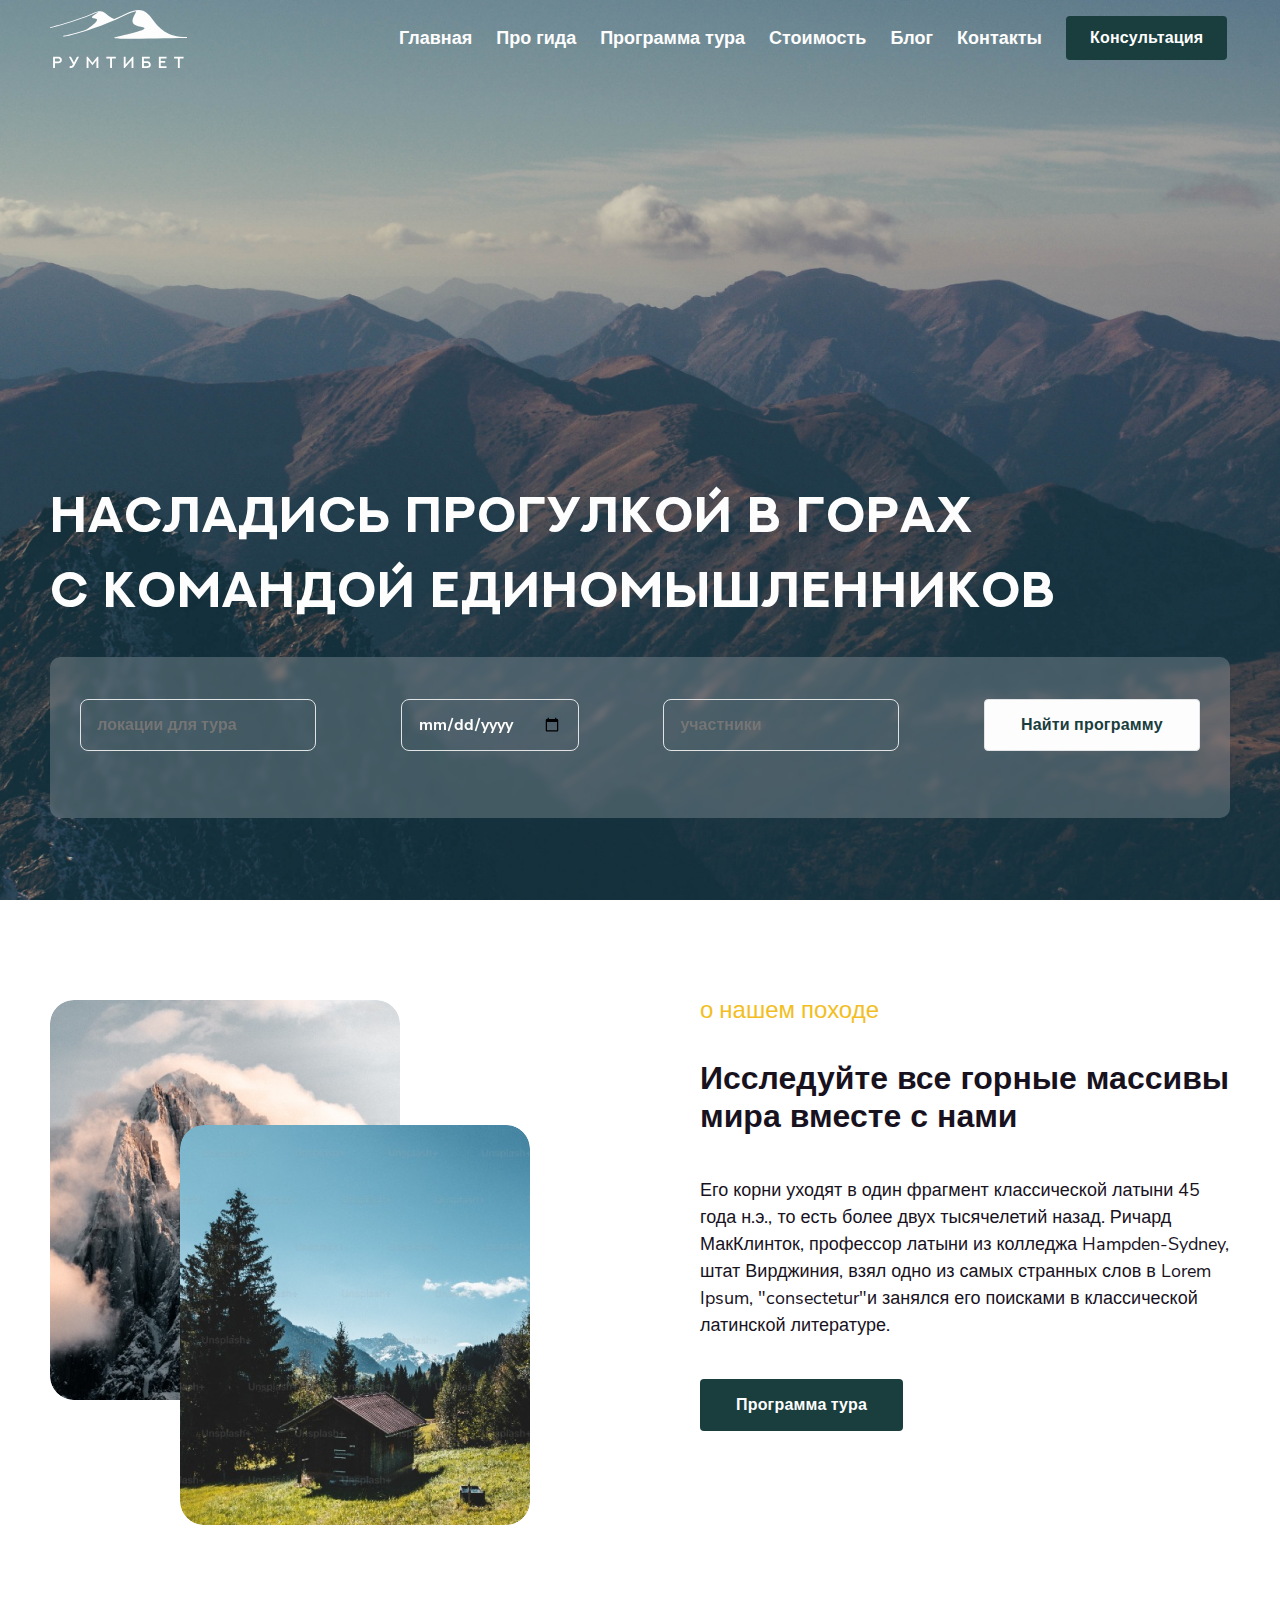
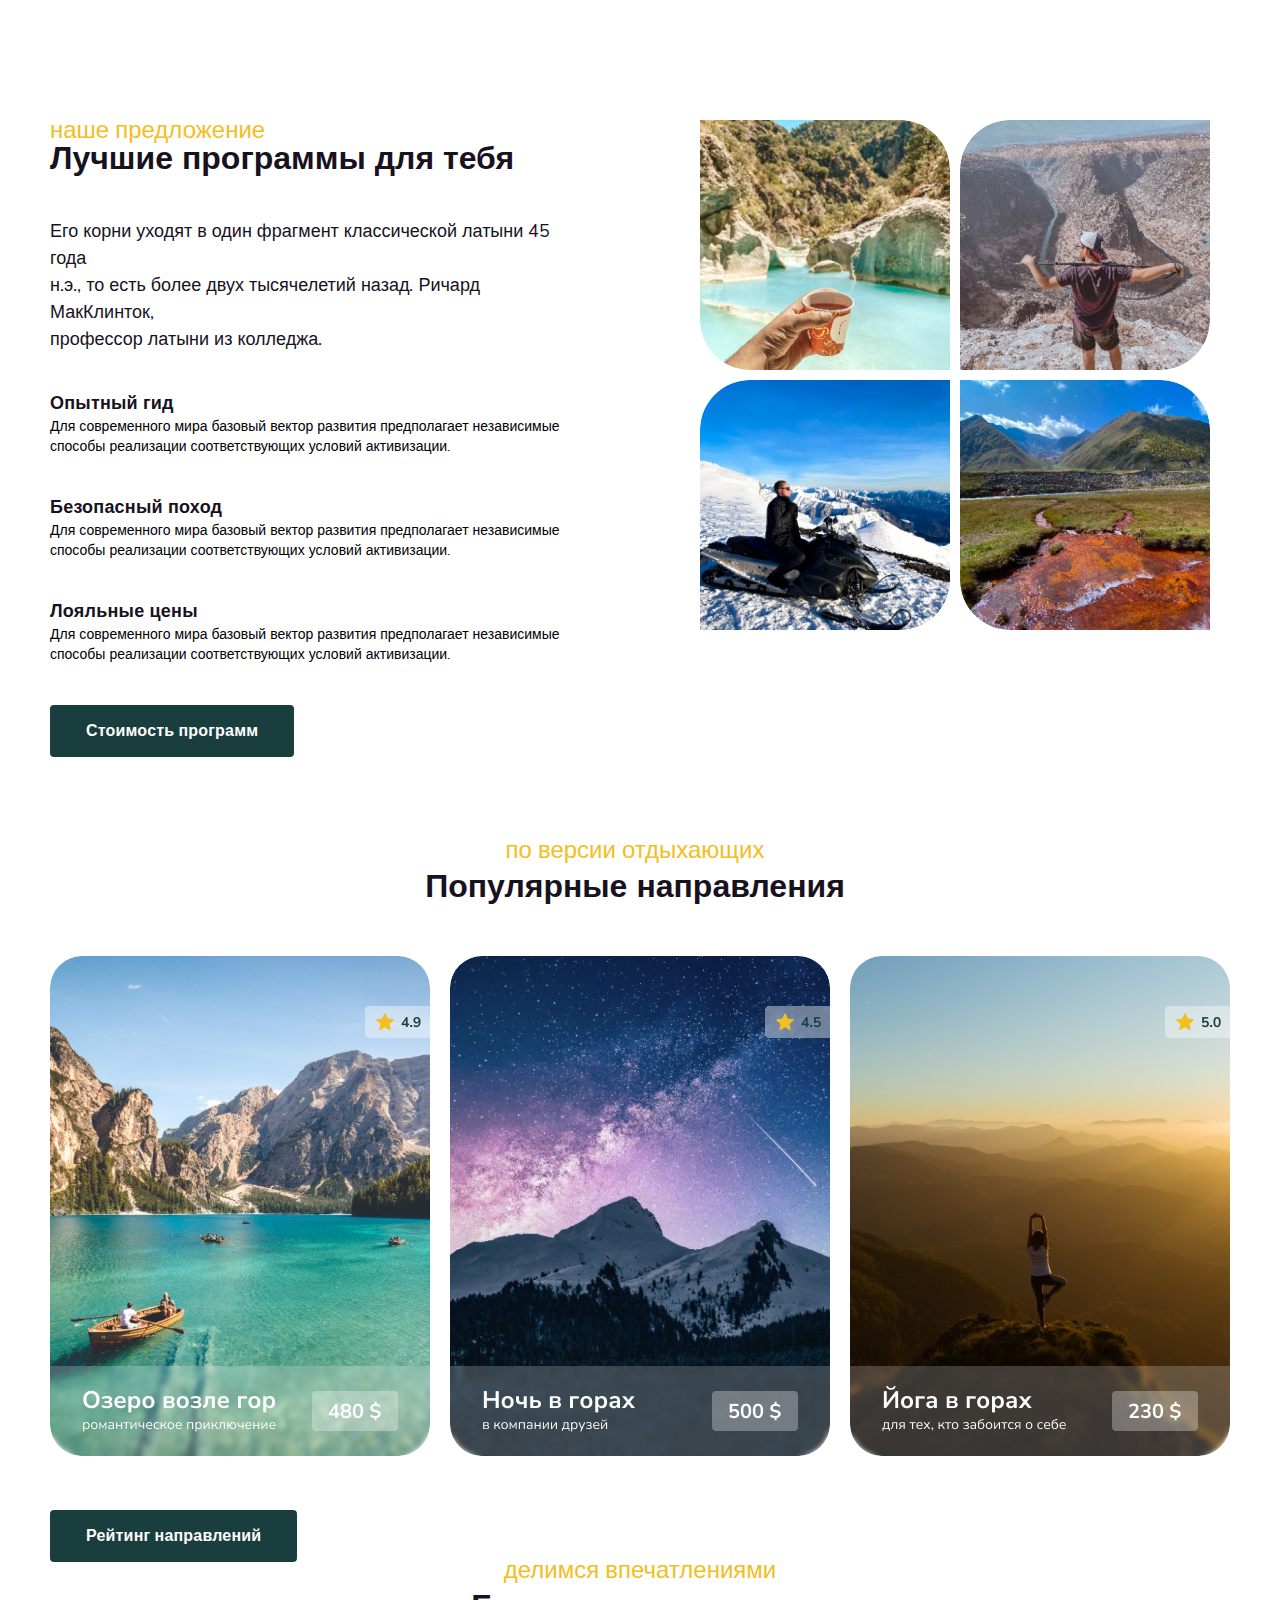
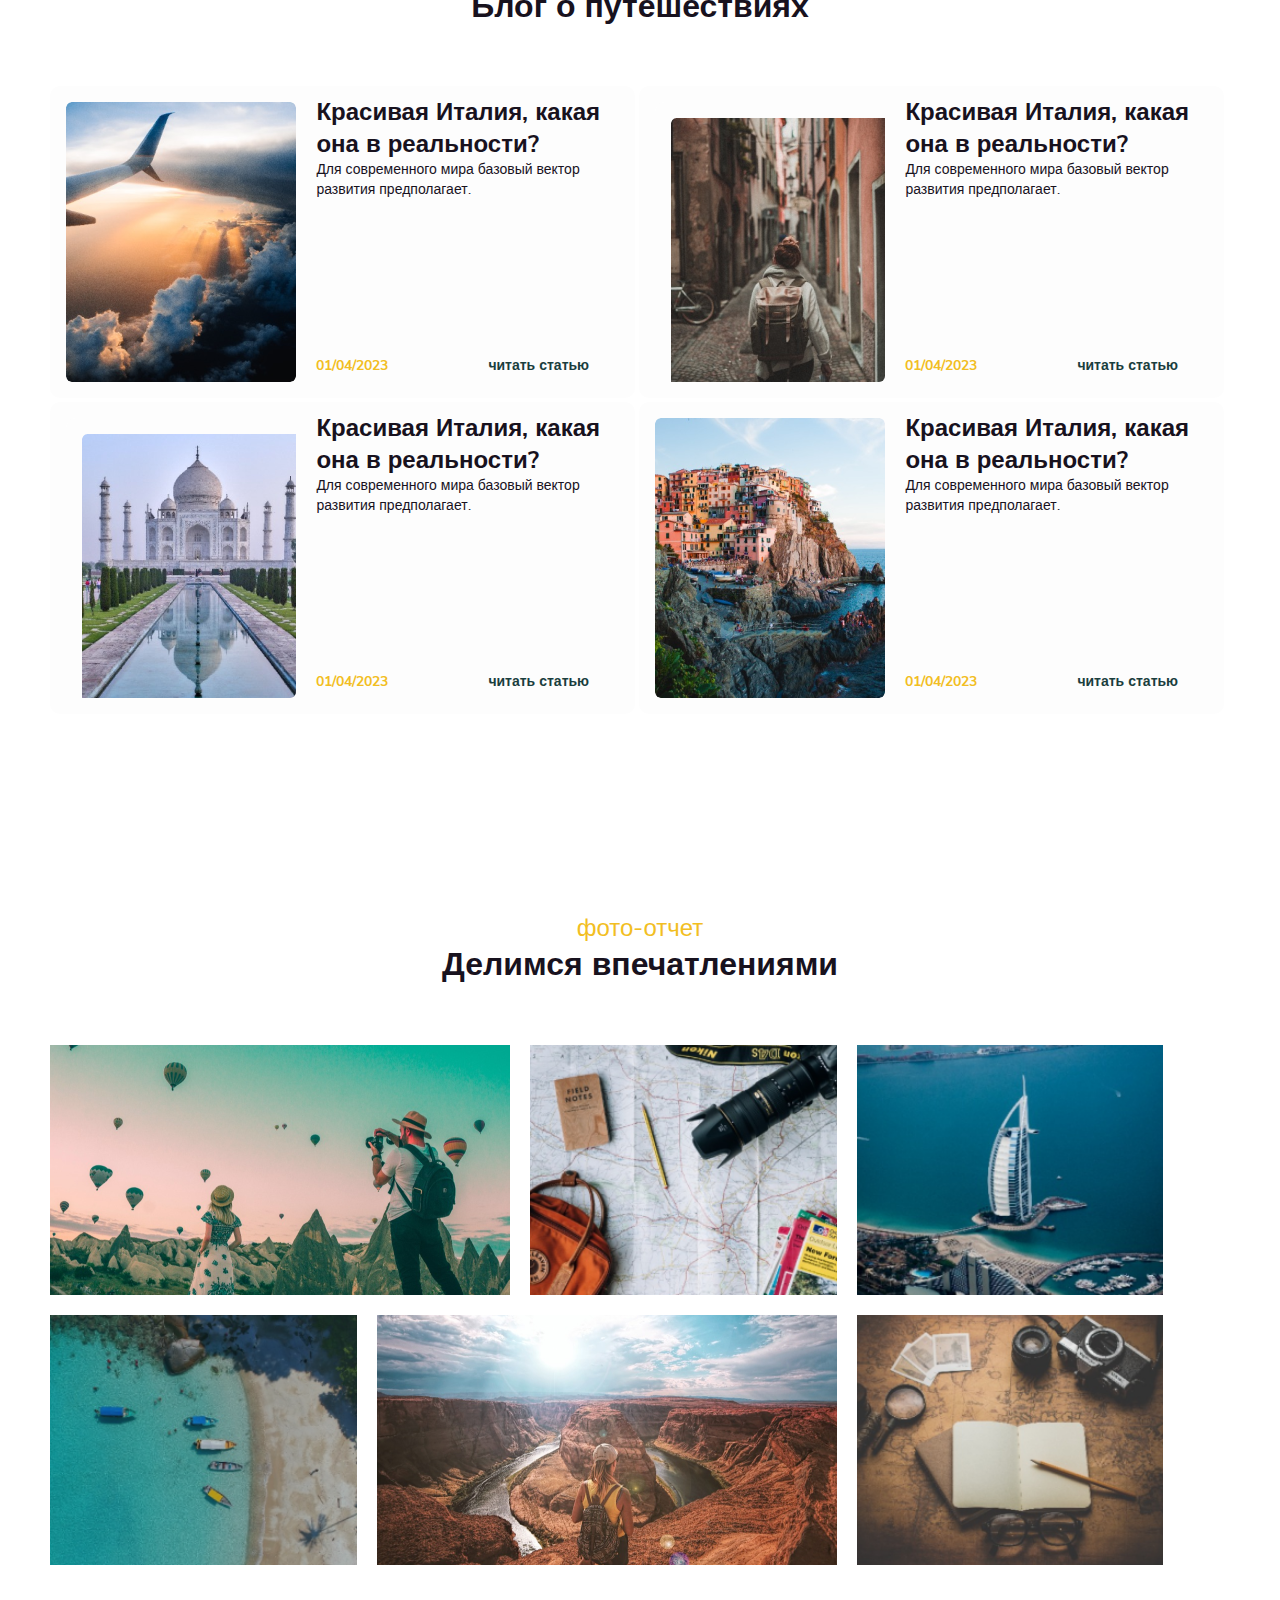
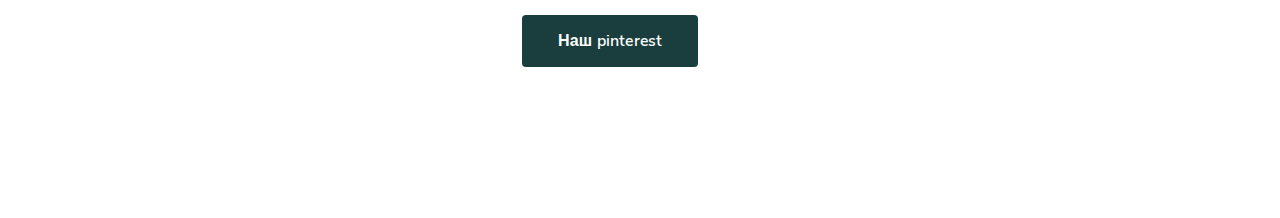
<file: index.html>
<!doctype html>
<html lang="en">
<head>
    <meta charset="UTF-8">
    <meta name="viewport"
          content="width=device-width, user-scalable=no, initial-scale=1.0, maximum-scale=1.0, minimum-scale=1.0">
    <meta http-equiv="X-UA-Compatible" content="ie=edge">
    <title>РумТибет</title>
    <link rel="stylesheet" href="src/fonts/transfonter.org-20231202-093409/stylesheet.css">
    <link rel="stylesheet" href="src/styles/style.css">
    <link rel="stylesheet" href="src/fonts/transfonter.org-20231202-121246/stylesheet.css">

</head>
<body>
<header class="header">
    <div class="container">
        <div class="header__content">
            <div class="header__logo"><img src="./src/images/logo.svg" alt=""></div>
            <nav class="header__nav">
                <div class="header__nav-item">Главная</div>
                <div class="header__nav-item">Про гида</div>
                <div class="header__nav-item">Программа тура</div>
                <div class="header__nav-item">Стоимость</div>
                <div class="header__nav-item">Блог</div>
                <div class="header__nav-item">Контакты</div>
                <div class="header__nav-btn">Консультация</div>
            </nav>
        </div>
    </div>
</header>
<main>
    <section class="first__section">
        <div class="container">
            <h1 class="first__section-title">Насладись прогулкой в горах<br>
                с командой единомышленников</h1>
            <div class="first__section-forms">
                <label>
                    <input type="text" name="локации для тура" class="first__section-form"
                           placeholder="локации для тура" required>
                </label>
                <label>
                    <input type="date" name="дата похода" class="first__section-form" placeholder="дата похода"
                           required>
                </label>
                <label>
                    <input type="number" name="участники" class="first__section-form" placeholder="участники" required>
                </label>
                <button class="first__section-form first__section-form-btn"><a href="#">Найти программу</a></button>
            </div>
        </div>
    </section>
    <section class="second__section">
        <div class="container">
            <div class="second__section-blocks">
                <div class="second__section-left">
                    <div class="second__section-left-content"></div>
                </div>
                <div class="second__section-right">
                    <div class="second__section-right-block-suptitle">о нашем походе</div>
                    <div class="second__section-right-block-title">Исследуйте все горные массивы мира вместе с нами
                    </div>
                    <div class="second__section-right-block-text">Его корни уходят в один фрагмент классической латыни
                        45 года н.э., то есть более двух тысячелетий назад. Ричард МакКлинток, профессор латыни из
                        колледжа Hampden-Sydney, штат Вирджиния, взял одно из самых странных слов в Lorem Ipsum,
                        "consectetur"и занялся его поисками в классической латинской литературе.
                    </div>
                    <div class="second__section-right-block-btn">Программа тура</div>
                </div>
            </div>
        </div>
    </section>
    <section class="third__section">
        <div class="container">
            <div class="third__section-block">
                <div class="third__section-block-left">
                    <div class="third__section-block-left-suptitle">наше предложение
                        <div class="third__section-block-left-title">Лучшие программы для тебя</div>
                    </div>
                    <div class="third__section-block-left-anot">Его корни уходят в один фрагмент классической латыни 45
                        года<br> н.э., то есть более двух тысячелетий назад. Ричард МакКлинток,<br> профессор латыни из
                        колледжа.
                    </div>
                    <div class="third__section-block-left-options">
                        <div class="third__section-block-left-textTitle">Опытный гид</div>
                        <div class="third__section-block-left-text">Для современного мира базовый вектор развития
                            предполагает независимые способы реализации соответствующих условий активизации.
                        </div>
                    </div>
                    <div class="third__section-block-left-options">
                        <div class="third__section-block-left-textTitle">Безопасный поход</div>
                        <div class="third__section-block-left-text">Для современного мира базовый вектор развития
                            предполагает независимые способы реализации соответствующих условий активизации.
                        </div>
                    </div>
                    <div class="third__section-block-left-options">
                        <div class="third__section-block-left-textTitle">Лояльные цены</div>
                        <div class="third__section-block-left-text">Для современного мира базовый вектор развития
                            предполагает независимые способы реализации соответствующих условий активизации.
                        </div>
                    </div>
                    <div class="third__section-block-left-button">
                        <a href="#">
                            Стоимость программ
                        </a>
                    </div>
                </div>
                <div class="third__section-block-right">
                    <div class="third__section-block-right-img1"></div>
                    <div class="third__section-block-right-img2"></div>
                    <div class="third__section-block-right-img3"></div>
                    <div class="third__section-block-right-img4"></div>
                </div>
            </div>
        </div>
    </section>
    <section class="fourth__section">
        <div class="container">
            <div class="fourth__section-titles">
                <div class="fourth__section-suptitle">по версии отдыхающих</div>
                <div class="fourth__section-title">Популярные направления</div>
            </div>
            <div class="fourth__section-options">
                <div class="fourth__section-option1"></div>
                <div class="fourth__section-option2"></div>
                <div class="fourth__section-option3"></div>

            </div>
            <div class="fourth__section-btn">Рейтинг направлений</div>
        </div>
    </section>
    <section class="fifth__section">
        <div class="container">
            <div class="fifth__section-titles">
                <div class="fifth__section-suptitle">делимся впечатлениями</div>
                <div class="fifth__section-title">Блог о путешествиях</div>
            </div>

            <div class="fifth__section-content">


                <div class="fifth__section-block">
                    <div class="fifth__section-block-img img11"></div>

                    <div class="fifth__section-block-sep">
                        <div class="fifth__section-block-title">
                            Красивая Италия, какая<br> она в реальности?
                        </div>
                        <div class="fifth__section-block-text">
                            Для современного мира базовый вектор<br> развития предполагает.
                        </div>
                        <div class="fifth__section-block-bot">
                            <div class="fifth__section-block-date">
                                01/04/2023
                            </div>
                            <div class="fifth__section-block-read-more">
                                читать статью
                            </div>
                        </div>
                    </div>
                </div>
                <div class="fifth__section-block">
                    <div class="fifth__section-block-img img111"></div>

                    <div class="fifth__section-block-sep">
                        <div class="fifth__section-block-title">
                            Красивая Италия, какая<br> она в реальности?
                        </div>
                        <div class="fifth__section-block-text">
                            Для современного мира базовый вектор<br> развития предполагает.
                        </div>
                        <div class="fifth__section-block-bot">
                            <div class="fifth__section-block-date">
                                01/04/2023
                            </div>
                            <div class="fifth__section-block-read-more">
                                читать статью
                            </div>
                        </div>
                    </div>
                </div>
                <div class="fifth__section-block">
                    <div class="fifth__section-block-img img1111"></div>
                    <div class="fifth__section-block-sep">
                        <div class="fifth__section-block-title">
                            Красивая Италия, какая<br> она в реальности?
                        </div>
                        <div class="fifth__section-block-text">
                            Для современного мира базовый вектор<br> развития предполагает.
                        </div>
                        <div class="fifth__section-block-bot">
                            <div class="fifth__section-block-date">
                                01/04/2023
                            </div>
                            <div class="fifth__section-block-read-more">
                                читать статью
                            </div>
                        </div>
                    </div>
                </div>
                <div class="fifth__section-block">
                    <div class="fifth__section-block-img img11111"></div>
                    <div class="fifth__section-block-sep">
                        <div class="fifth__section-block-title">
                            Красивая Италия, какая<br> она в реальности?
                        </div>
                        <div class="fifth__section-block-text">
                            Для современного мира базовый вектор<br> развития предполагает.
                        </div>
                        <div class="fifth__section-block-bot">
                            <div class="fifth__section-block-date">
                                01/04/2023
                            </div>
                            <div class="fifth__section-block-read-more">
                                читать статью
                            </div>
                            <div class="fifth__section-btn"></div>
                        </div>
                    </div>
                </div>
            </div>
        </div>
    </section>
    <section class="sixth__section">
        <div class="container">
            <div class="sixth__section-content">
                <div class="sixth__section-content-titles">
                    <div class="sixth__section-content-titles-suptitle">фото-отчет</div>
                    <div class="sixth__section-content-titles-title">Делимся впечатлениями</div>
                </div>
                <div class="sixth__section-content-fancybox">
                    <div class="baloon"></div>
                    <div class="map"></div>
                    <div class="aust"></div>
                    <div class="beach"></div>
                    <div class="canyon"></div>
                    <div class="notebook"></div>
                </div>
                <div class="sixth__section-content-btn"><a href="#">Наш pinterest</a></div>
            </div>
        </div>
    </section>
</main>
<footer></footer>
</body>
</html>
<!--95.214.180.250:35015-->
</file>
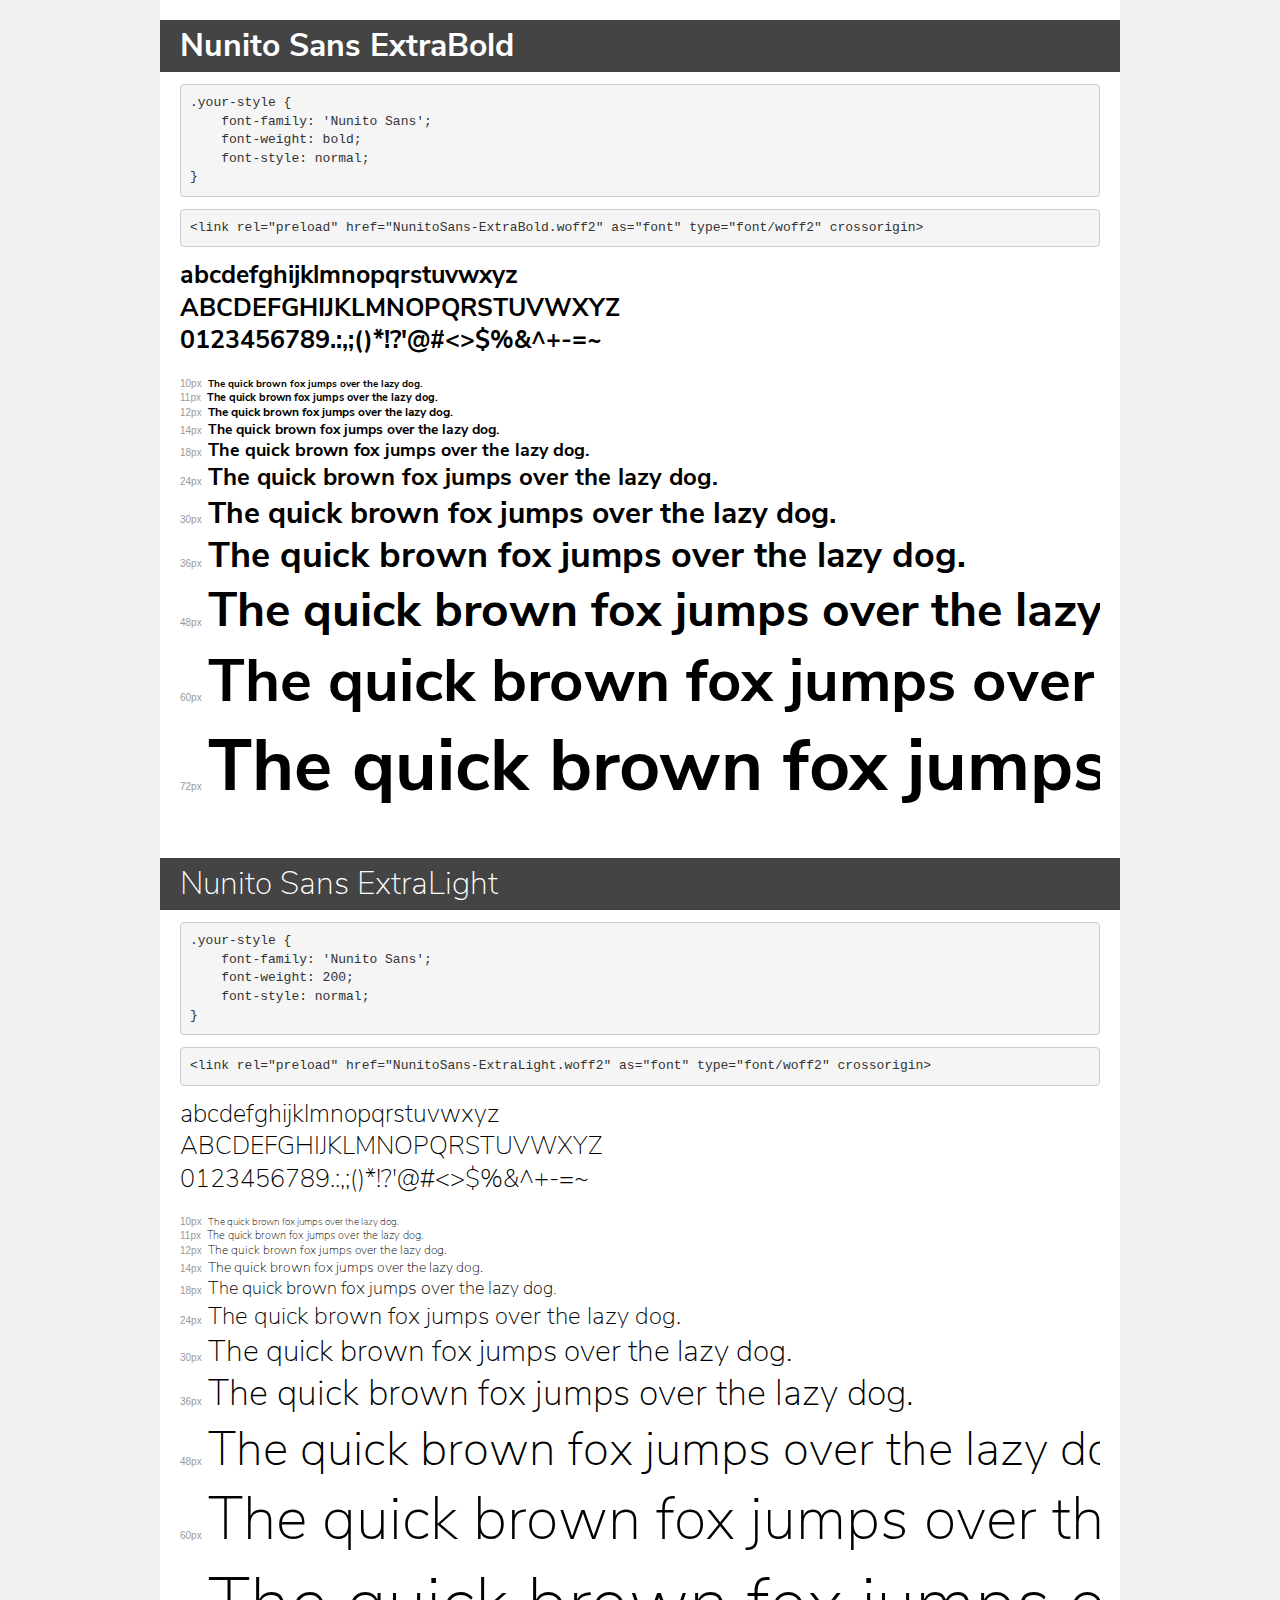
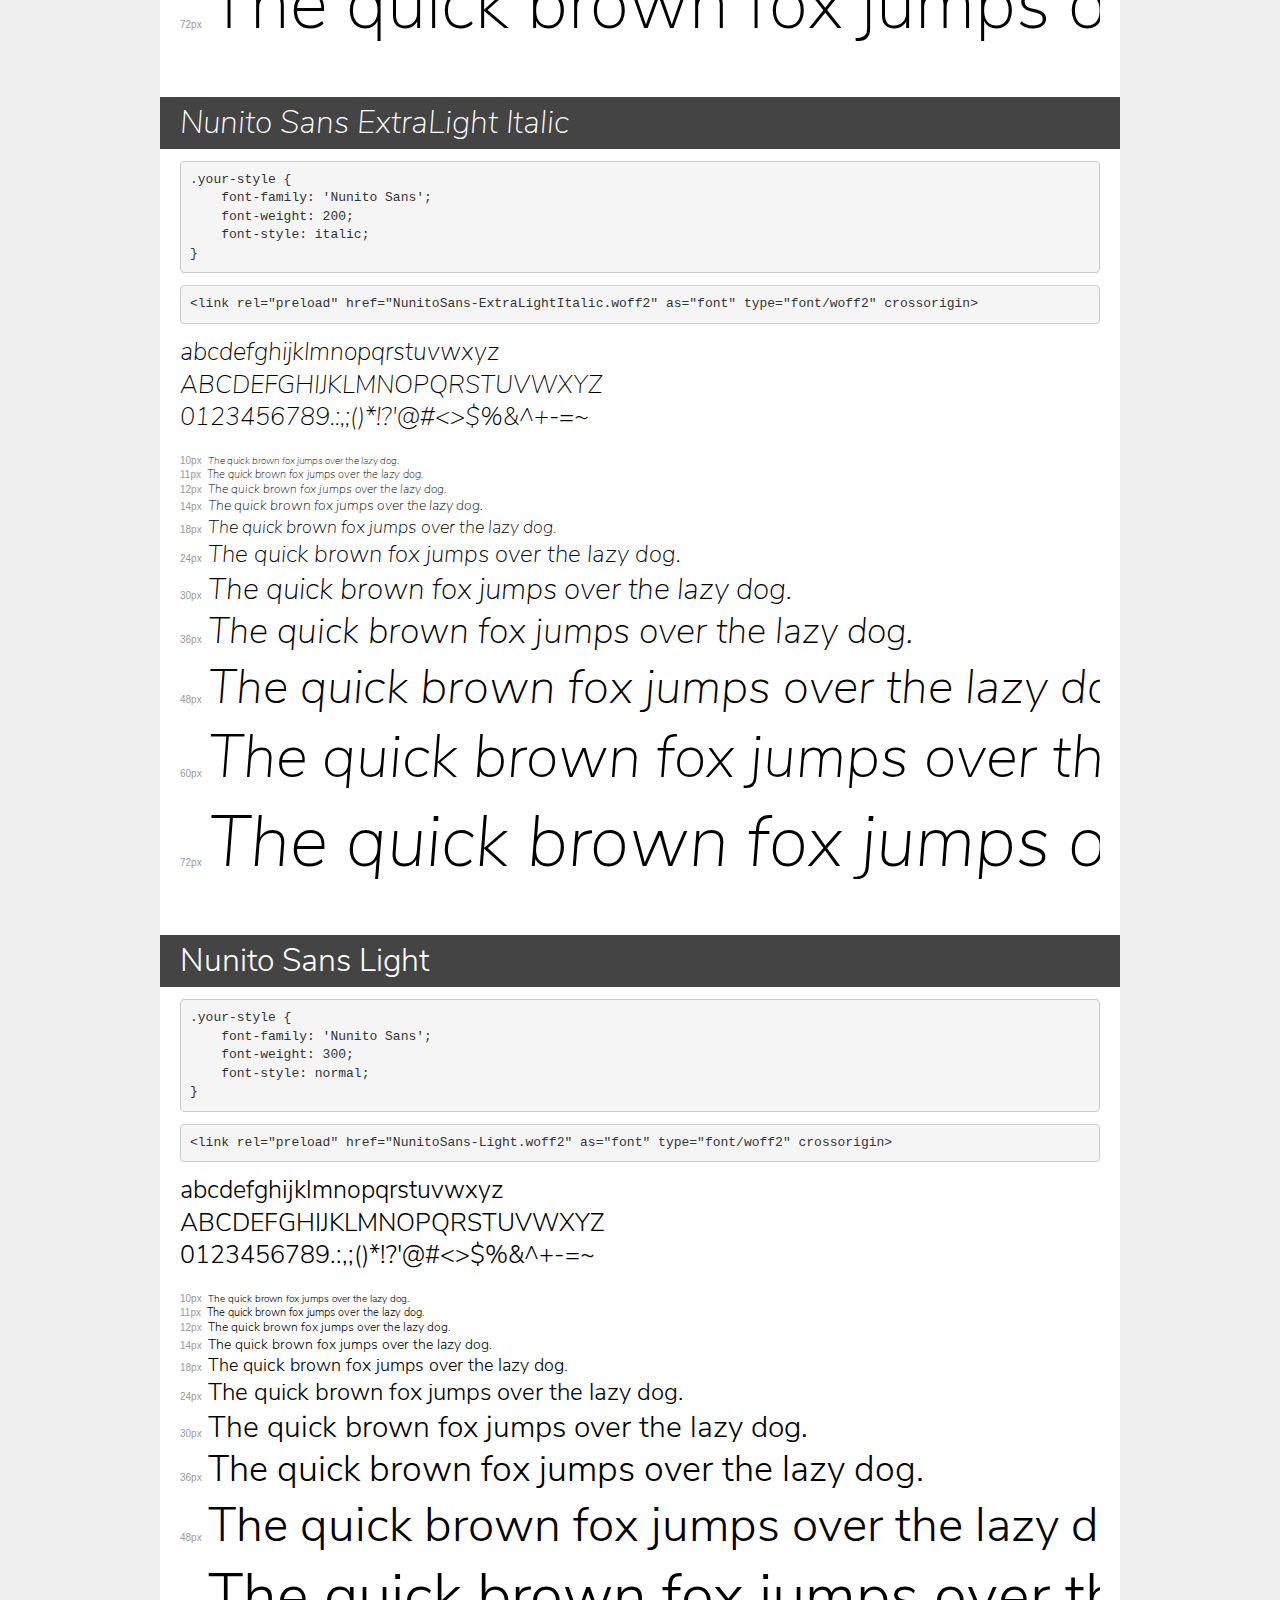
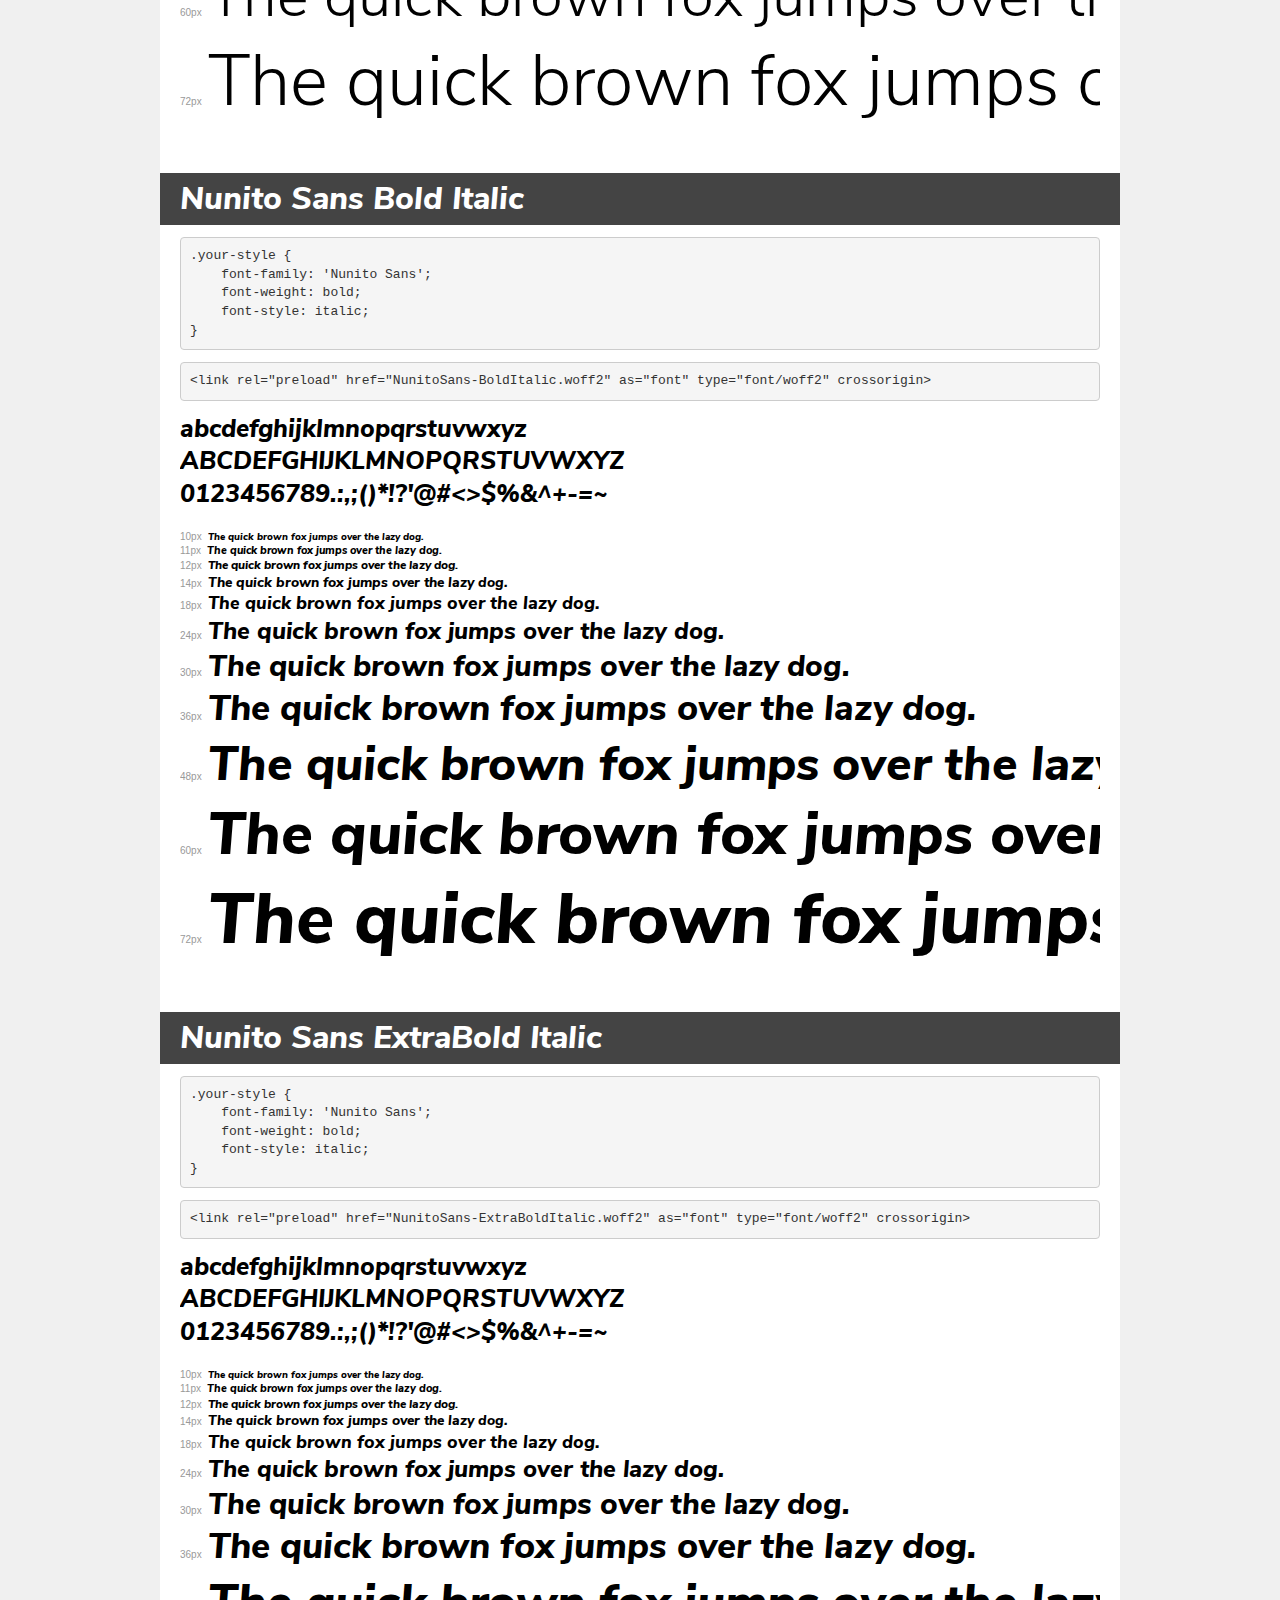
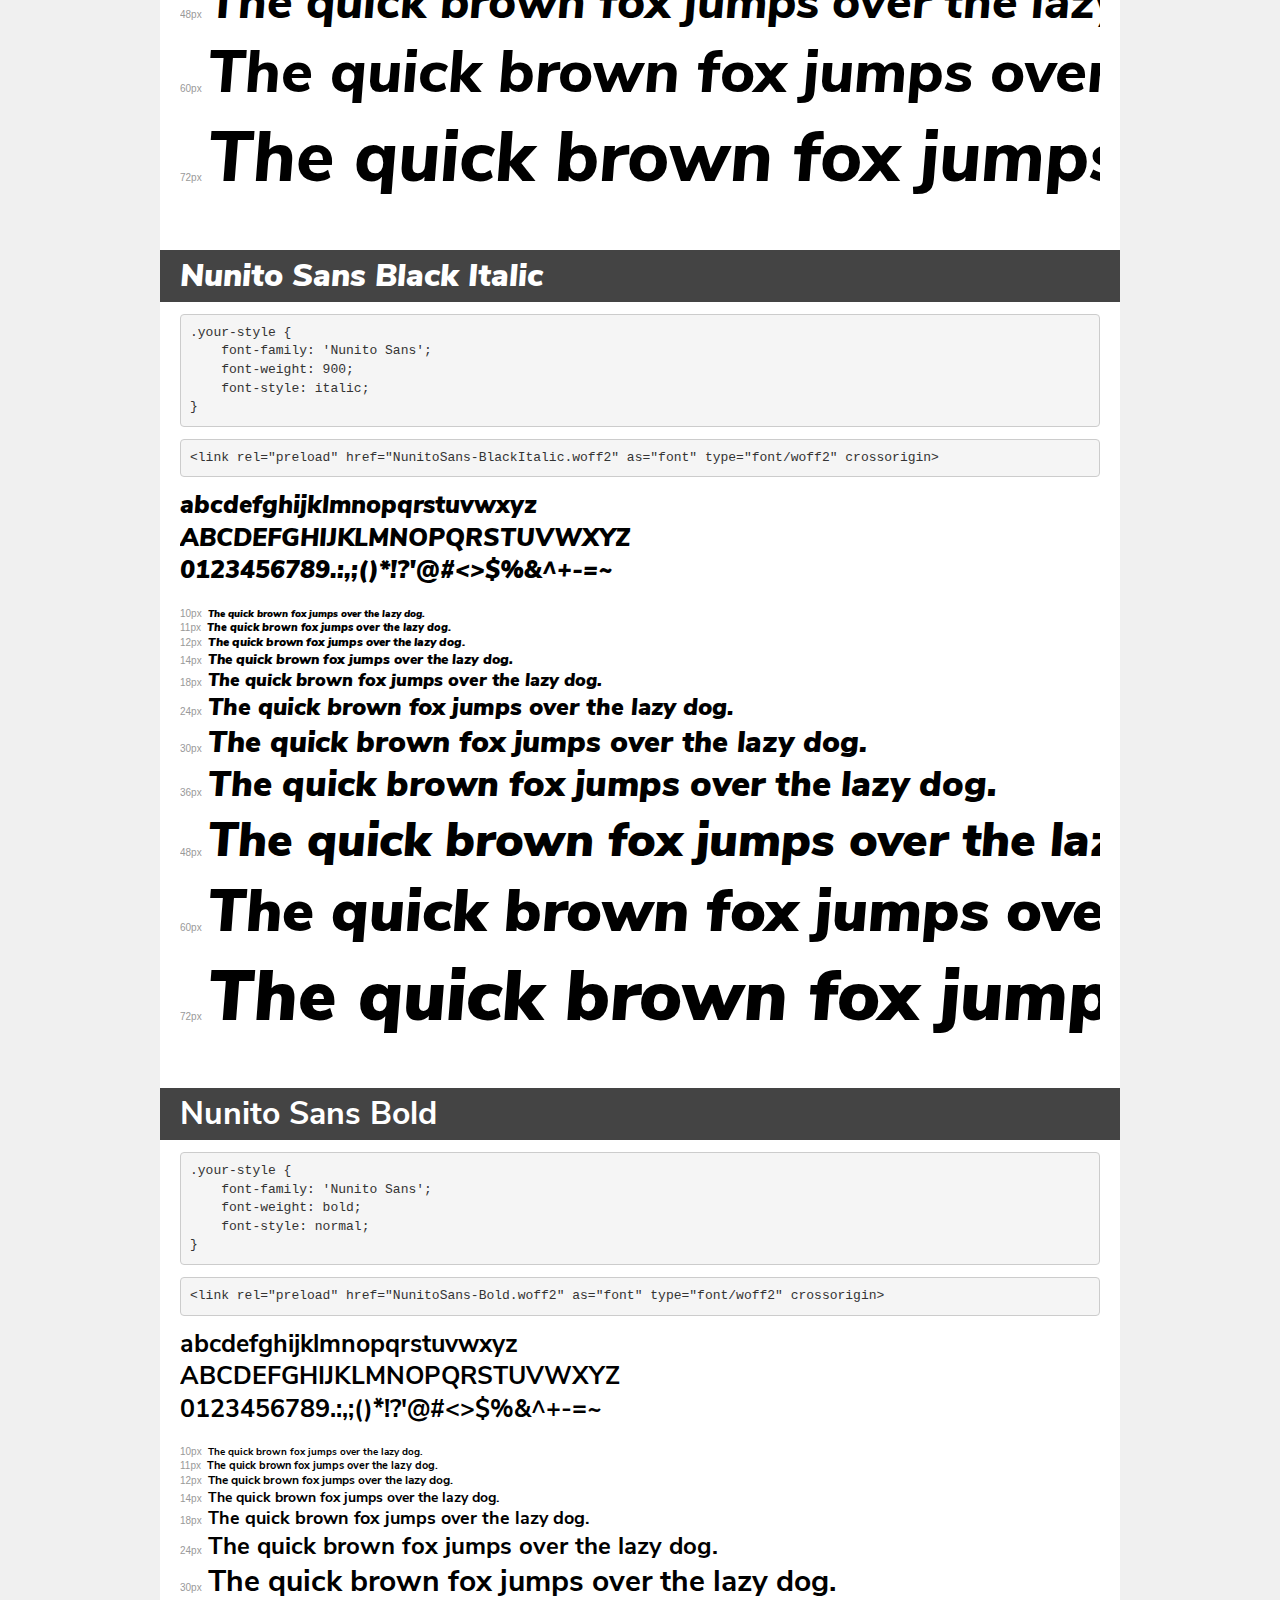
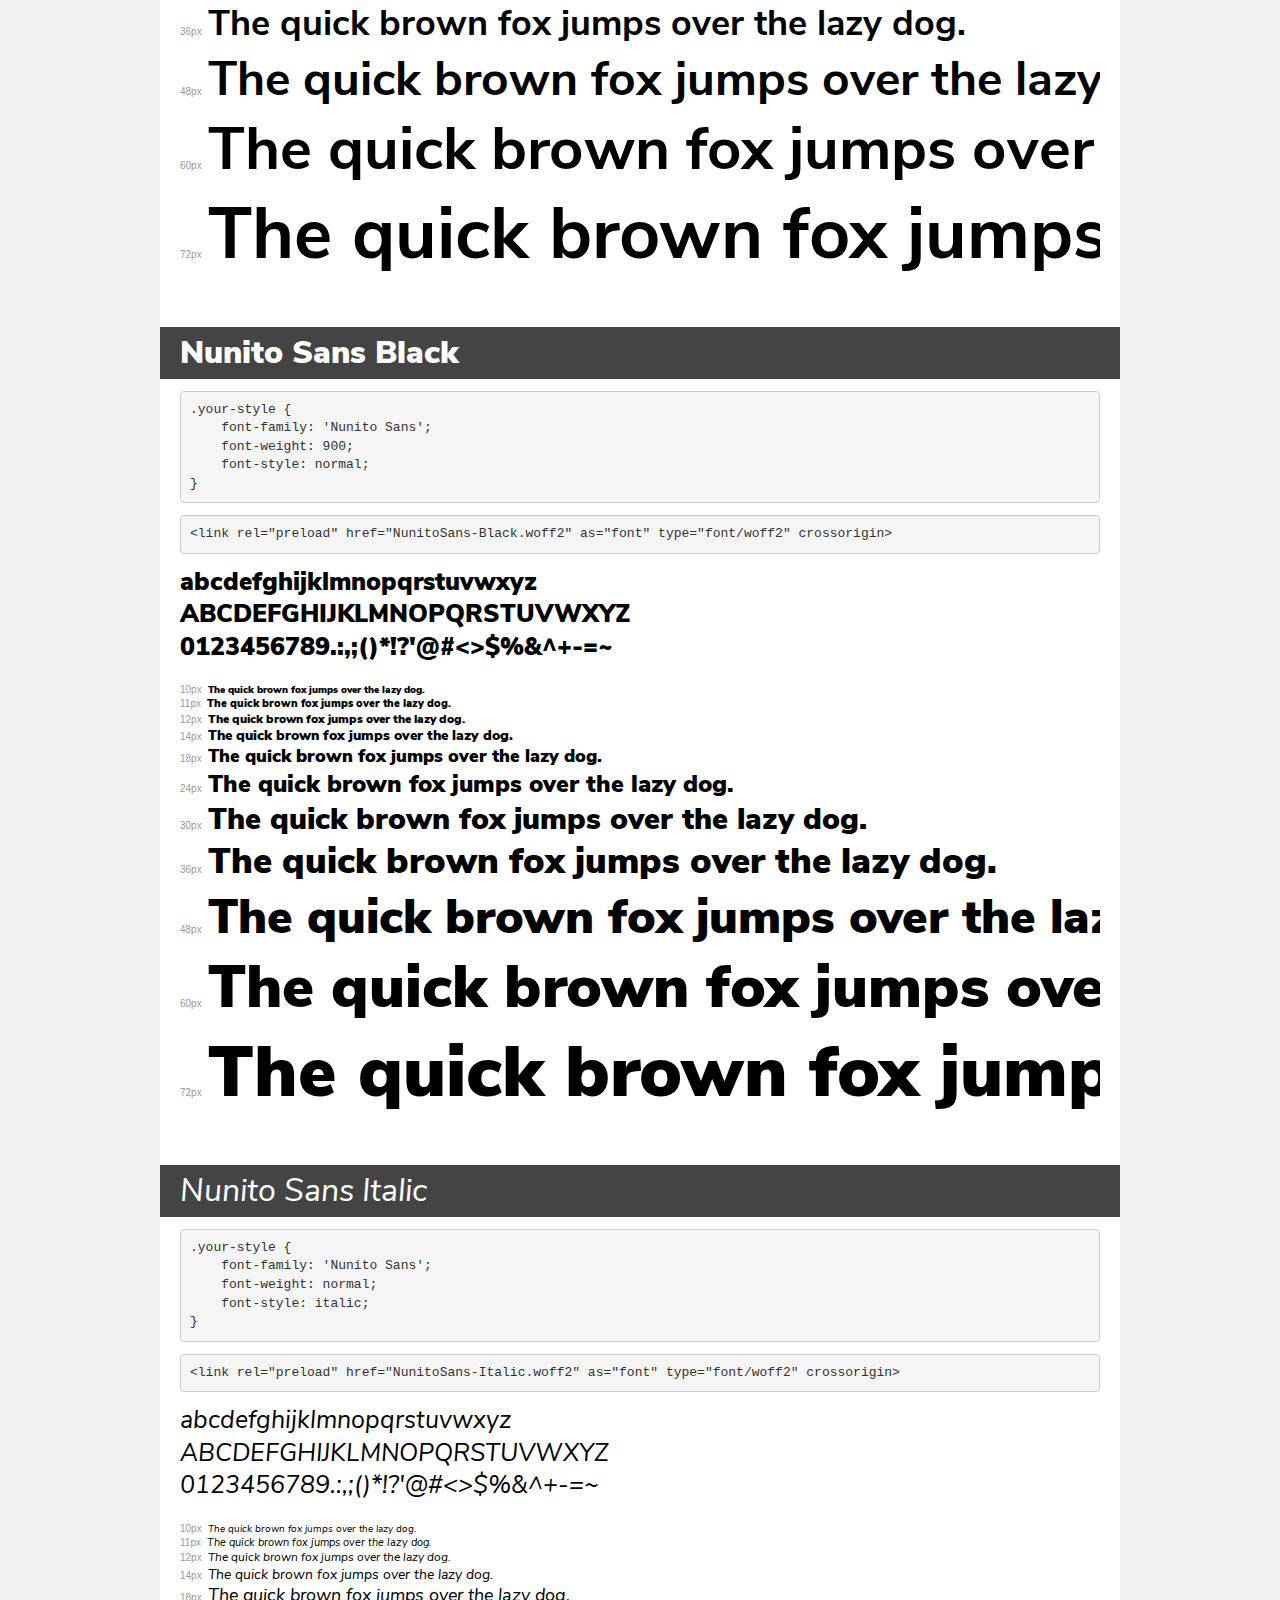
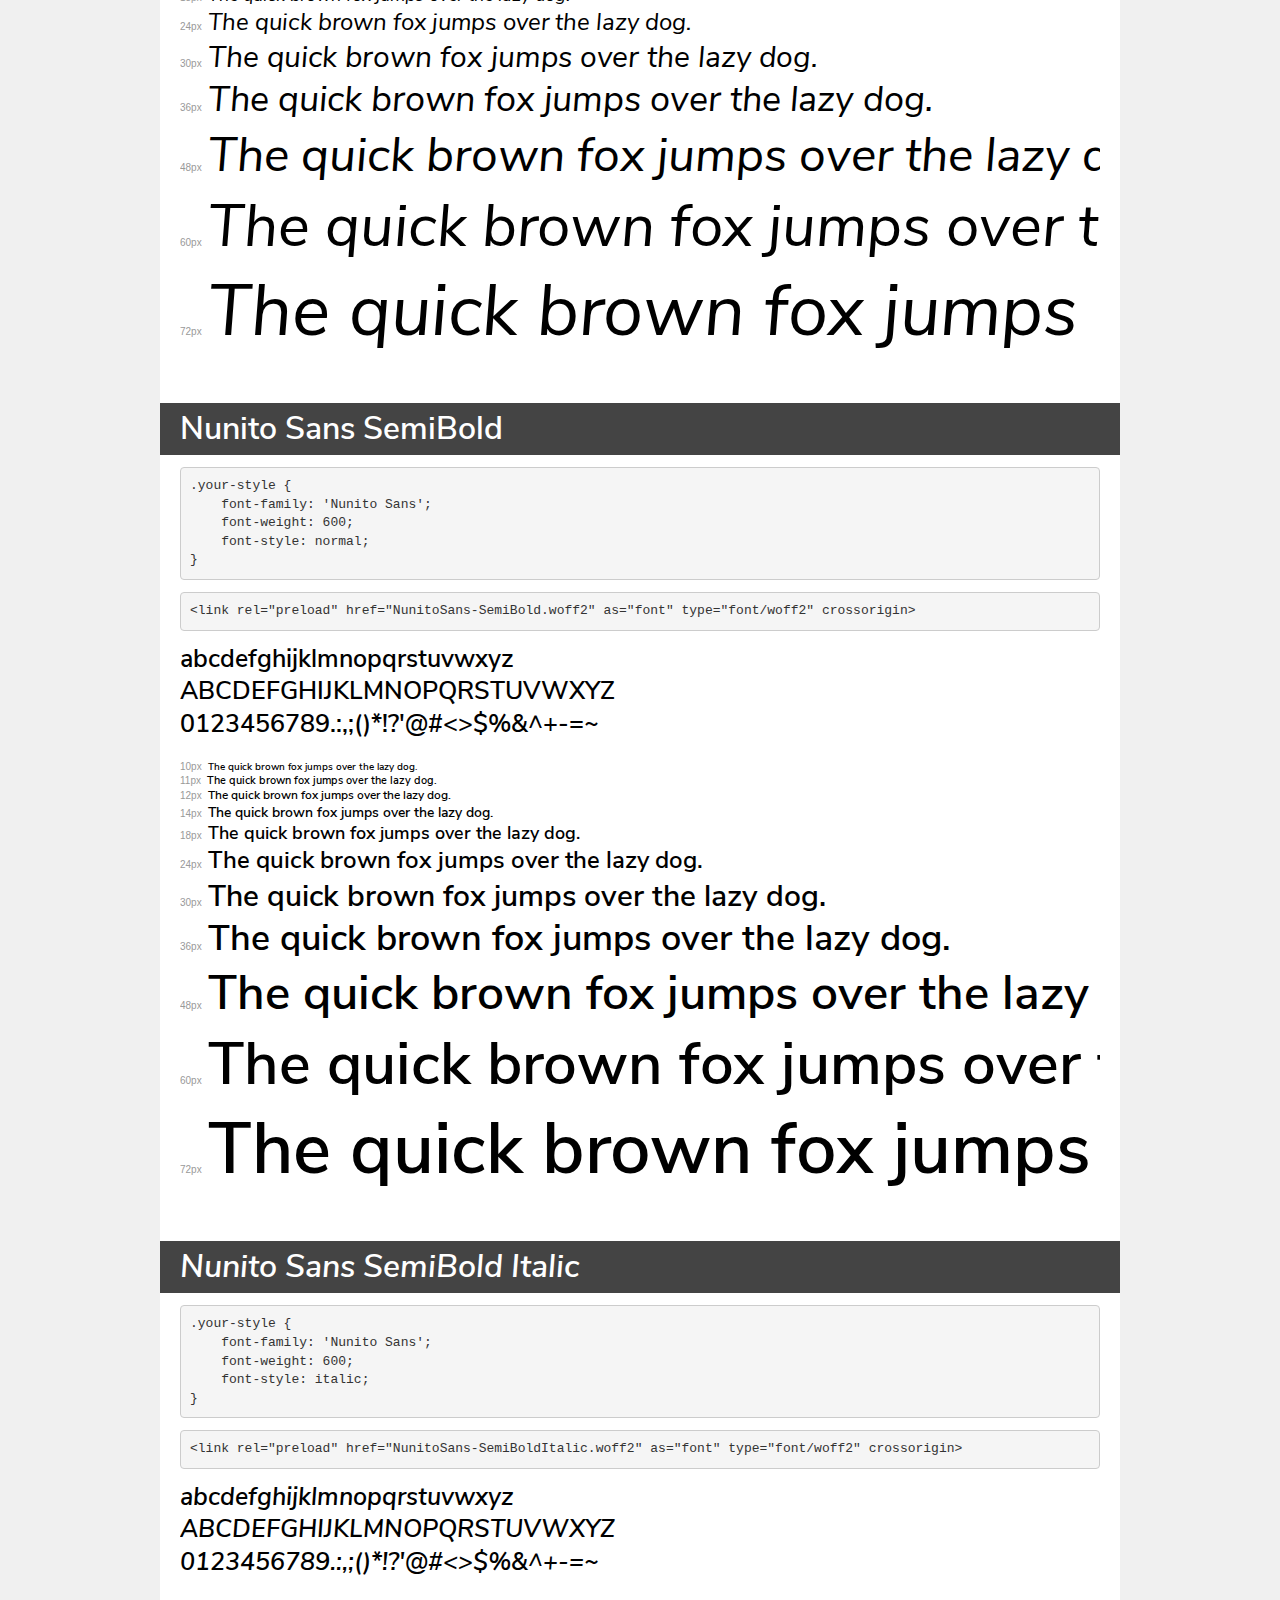
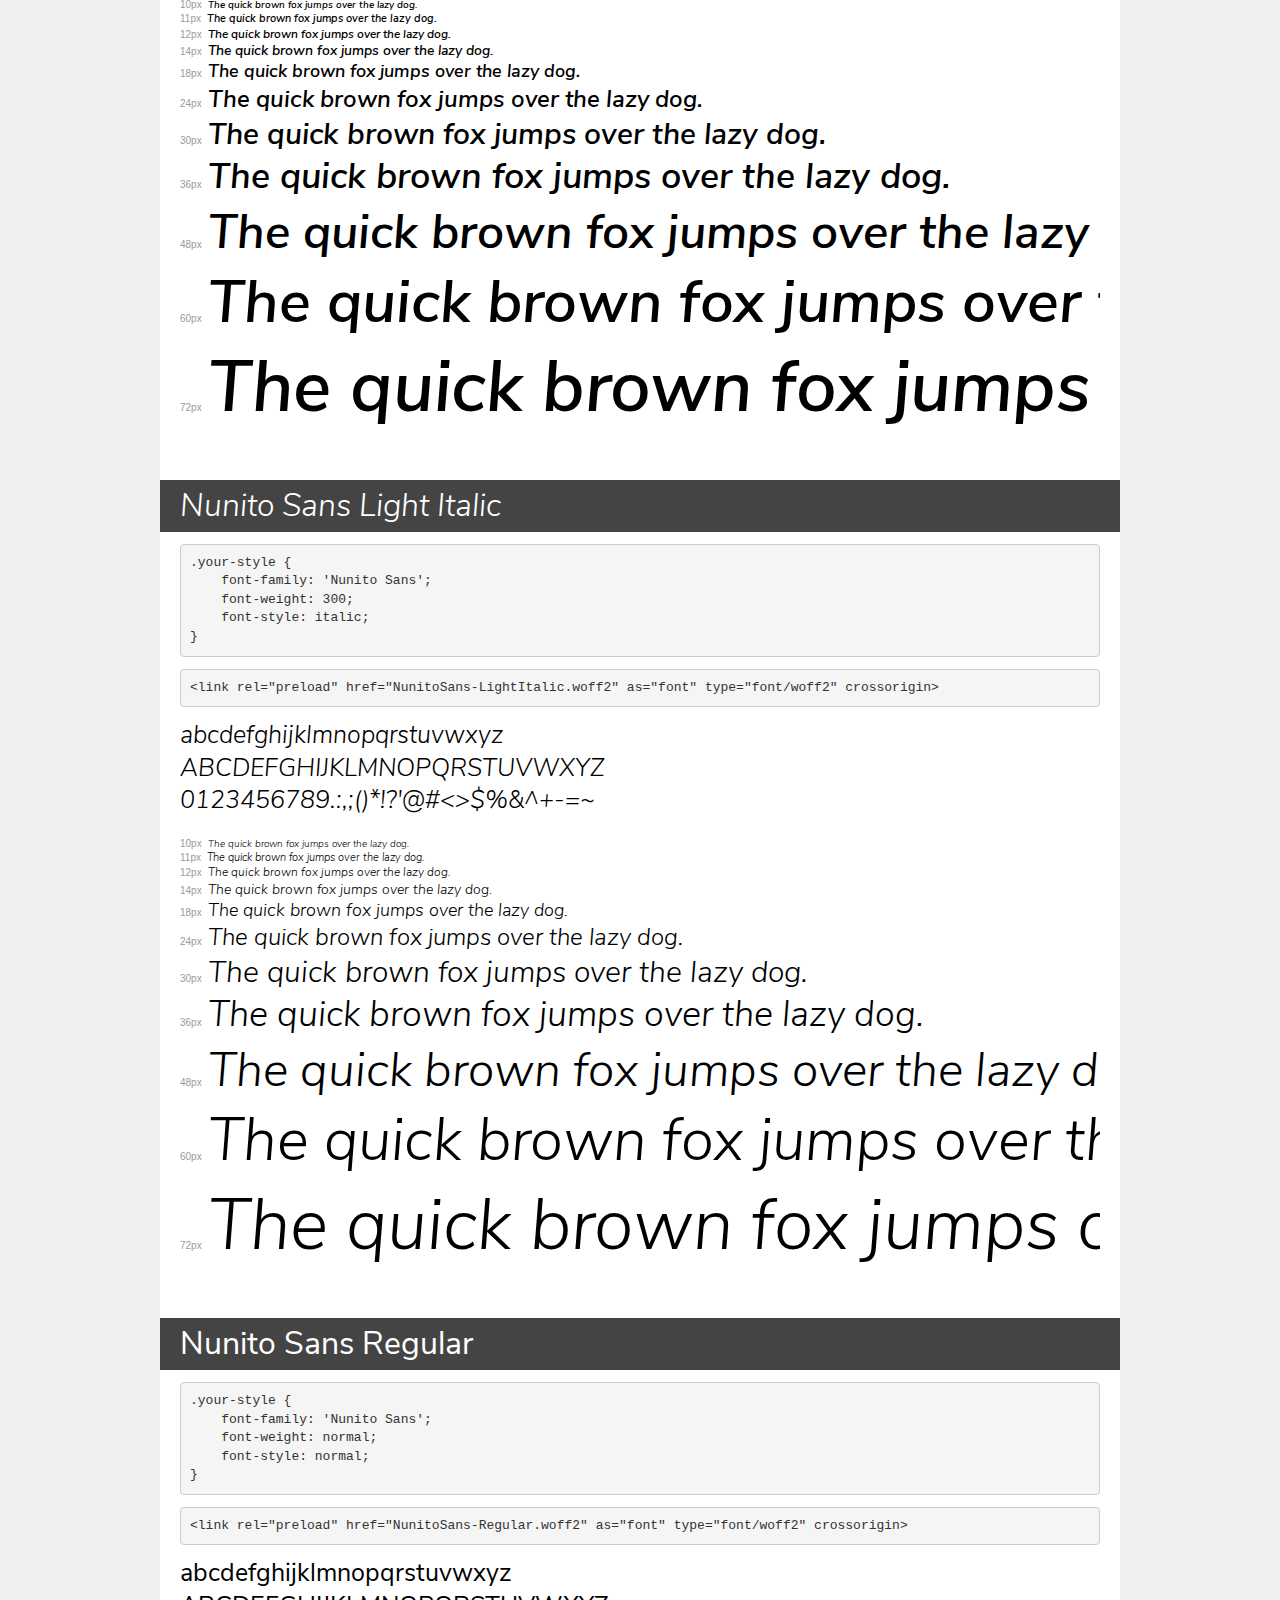
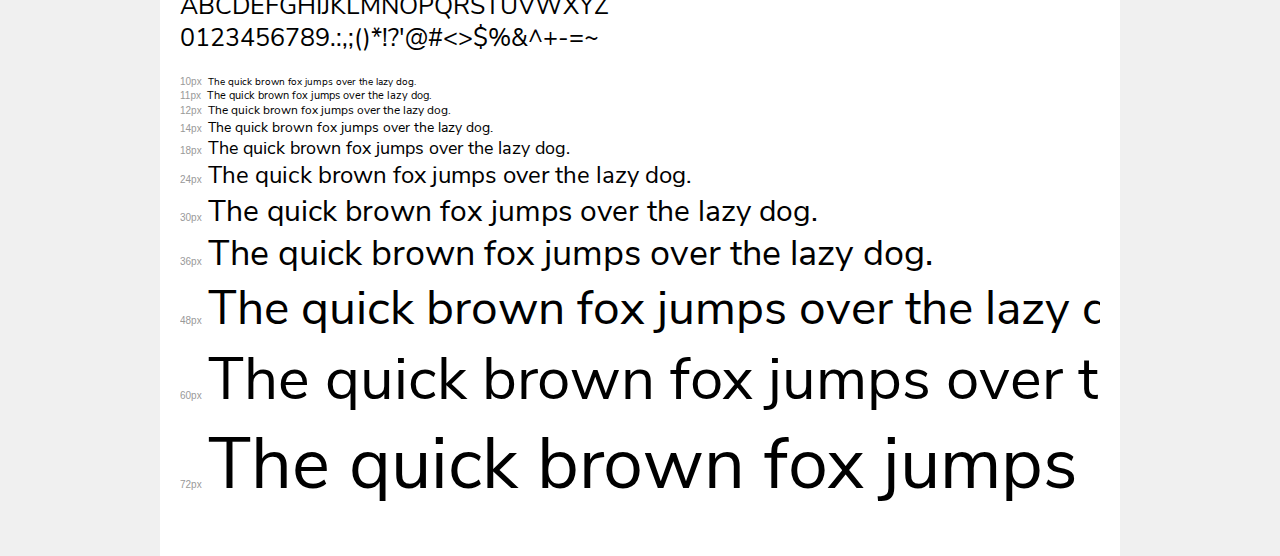
<file: src/fonts/transfonter.org-20231202-093409/demo.html>
<!DOCTYPE html>
<html lang="en">
<head>
    <meta charset="utf-8">
    <meta http-equiv="X-UA-Compatible" content="IE=edge">
    <meta name="viewport" content="width=device-width, initial-scale=1">
    <meta name="robots" content="noindex, noarchive">
    <meta name="format-detection" content="telephone=no">
    <title>Transfonter demo</title>
    <link href="stylesheet.css" rel="stylesheet">
    <style>
        /*
        http://meyerweb.com/eric/tools/css/reset/
        v2.0 | 20110126
        License: none (public domain)
        */
        html, body, div, span, applet, object, iframe,
        h1, h2, h3, h4, h5, h6, p, blockquote, pre,
        a, abbr, acronym, address, big, cite, code,
        del, dfn, em, img, ins, kbd, q, s, samp,
        small, strike, strong, sub, sup, tt, var,
        b, u, i, center,
        dl, dt, dd, ol, ul, li,
        fieldset, form, label, legend,
        table, caption, tbody, tfoot, thead, tr, th, td,
        article, aside, canvas, details, embed,
        figure, figcaption, footer, header, hgroup,
        menu, nav, output, ruby, section, summary,
        time, mark, audio, video {
            margin: 0;
            padding: 0;
            border: 0;
            font-size: 100%;
            font: inherit;
            vertical-align: baseline;
        }
        /* HTML5 display-role reset for older browsers */
        article, aside, details, figcaption, figure,
        footer, header, hgroup, menu, nav, section {
            display: block;
        }
        body {
            line-height: 1;
        }
        ol, ul {
            list-style: none;
        }
        blockquote, q {
            quotes: none;
        }
        blockquote:before, blockquote:after,
        q:before, q:after {
            content: '';
            content: none;
        }
        table {
            border-collapse: collapse;
            border-spacing: 0;
        }
        /* demo styles */
        body {
            background: #f0f0f0;
            color: #000;
        }
        .page {
            background: #fff;
            width: 920px;
            margin: 0 auto;
            padding: 20px 20px 0 20px;
            overflow: hidden;
        }
        .font-container {
            overflow-x: auto;
            overflow-y: hidden;
            margin-bottom: 40px;
            line-height: 1.3;
            white-space: nowrap;
            padding-bottom: 5px;
        }
        h1 {
            position: relative;
            background: #444;
            font-size: 32px;
            color: #fff;
            padding: 10px 20px;
            margin: 0 -20px 12px -20px;
        }
        .letters {
            font-size: 25px;
            margin-bottom: 20px;
        }
        .s10:before {
            content: '10px';
        }
        .s11:before {
            content: '11px';
        }
        .s12:before {
            content: '12px';
        }
        .s14:before {
            content: '14px';
        }
        .s18:before {
            content: '18px';
        }
        .s24:before {
            content: '24px';
        }
        .s30:before {
            content: '30px';
        }
        .s36:before {
            content: '36px';
        }
        .s48:before {
            content: '48px';
        }
        .s60:before {
            content: '60px';
        }
        .s72:before {
            content: '72px';
        }
        .s10:before, .s11:before, .s12:before, .s14:before,
        .s18:before, .s24:before, .s30:before, .s36:before,
        .s48:before, .s60:before, .s72:before {
            font-family: Arial, sans-serif;
            font-size: 10px;
            font-weight: normal;
            font-style: normal;
            color: #999;
            padding-right: 6px;
        }
        pre {
            display: block;
            padding: 9px;
            margin: 0 0 12px;
            font-family: Monaco, Menlo, Consolas, "Courier New", monospace;
            font-size: 13px;
            line-height: 1.428571429;
            color: #333;
            font-weight: normal;
            font-style: normal;
            background-color: #f5f5f5;
            border: 1px solid #ccc;
            overflow-x: auto;
            border-radius: 4px;
        }
        /* responsive */
        @media (max-width: 959px) {
            .page {
                width: auto;
                margin: 0;
            }
        }
    </style>
</head>
<body>
<div class="page">
    <div class="demo">
        <h1 style="font-family: 'Nunito Sans'; font-weight: bold; font-style: normal;">Nunito Sans ExtraBold</h1>
        <pre title="Usage">.your-style {
    font-family: 'Nunito Sans';
    font-weight: bold;
    font-style: normal;
}</pre>
        <pre title="Preload (optional)">
&lt;link rel=&quot;preload&quot; href=&quot;NunitoSans-ExtraBold.woff2&quot; as=&quot;font&quot; type=&quot;font/woff2&quot; crossorigin&gt;</pre>
        <div class="font-container" style="font-family: 'Nunito Sans'; font-weight: bold; font-style: normal;">
            <p class="letters">
                abcdefghijklmnopqrstuvwxyz<br>
ABCDEFGHIJKLMNOPQRSTUVWXYZ<br>
                0123456789.:,;()*!?'@#&lt;&gt;$%&^+-=~
            </p>
            <p class="s10" style="font-size: 10px;">The quick brown fox jumps over the lazy dog.</p>
            <p class="s11" style="font-size: 11px;">The quick brown fox jumps over the lazy dog.</p>
            <p class="s12" style="font-size: 12px;">The quick brown fox jumps over the lazy dog.</p>
            <p class="s14" style="font-size: 14px;">The quick brown fox jumps over the lazy dog.</p>
            <p class="s18" style="font-size: 18px;">The quick brown fox jumps over the lazy dog.</p>
            <p class="s24" style="font-size: 24px;">The quick brown fox jumps over the lazy dog.</p>
            <p class="s30" style="font-size: 30px;">The quick brown fox jumps over the lazy dog.</p>
            <p class="s36" style="font-size: 36px;">The quick brown fox jumps over the lazy dog.</p>
            <p class="s48" style="font-size: 48px;">The quick brown fox jumps over the lazy dog.</p>
            <p class="s60" style="font-size: 60px;">The quick brown fox jumps over the lazy dog.</p>
            <p class="s72" style="font-size: 72px;">The quick brown fox jumps over the lazy dog.</p>
        </div>
    </div>

    <div class="demo">
        <h1 style="font-family: 'Nunito Sans'; font-weight: 200; font-style: normal;">Nunito Sans ExtraLight</h1>
        <pre title="Usage">.your-style {
    font-family: 'Nunito Sans';
    font-weight: 200;
    font-style: normal;
}</pre>
        <pre title="Preload (optional)">
&lt;link rel=&quot;preload&quot; href=&quot;NunitoSans-ExtraLight.woff2&quot; as=&quot;font&quot; type=&quot;font/woff2&quot; crossorigin&gt;</pre>
        <div class="font-container" style="font-family: 'Nunito Sans'; font-weight: 200; font-style: normal;">
            <p class="letters">
                abcdefghijklmnopqrstuvwxyz<br>
ABCDEFGHIJKLMNOPQRSTUVWXYZ<br>
                0123456789.:,;()*!?'@#&lt;&gt;$%&^+-=~
            </p>
            <p class="s10" style="font-size: 10px;">The quick brown fox jumps over the lazy dog.</p>
            <p class="s11" style="font-size: 11px;">The quick brown fox jumps over the lazy dog.</p>
            <p class="s12" style="font-size: 12px;">The quick brown fox jumps over the lazy dog.</p>
            <p class="s14" style="font-size: 14px;">The quick brown fox jumps over the lazy dog.</p>
            <p class="s18" style="font-size: 18px;">The quick brown fox jumps over the lazy dog.</p>
            <p class="s24" style="font-size: 24px;">The quick brown fox jumps over the lazy dog.</p>
            <p class="s30" style="font-size: 30px;">The quick brown fox jumps over the lazy dog.</p>
            <p class="s36" style="font-size: 36px;">The quick brown fox jumps over the lazy dog.</p>
            <p class="s48" style="font-size: 48px;">The quick brown fox jumps over the lazy dog.</p>
            <p class="s60" style="font-size: 60px;">The quick brown fox jumps over the lazy dog.</p>
            <p class="s72" style="font-size: 72px;">The quick brown fox jumps over the lazy dog.</p>
        </div>
    </div>

    <div class="demo">
        <h1 style="font-family: 'Nunito Sans'; font-weight: 200; font-style: italic;">Nunito Sans ExtraLight Italic</h1>
        <pre title="Usage">.your-style {
    font-family: 'Nunito Sans';
    font-weight: 200;
    font-style: italic;
}</pre>
        <pre title="Preload (optional)">
&lt;link rel=&quot;preload&quot; href=&quot;NunitoSans-ExtraLightItalic.woff2&quot; as=&quot;font&quot; type=&quot;font/woff2&quot; crossorigin&gt;</pre>
        <div class="font-container" style="font-family: 'Nunito Sans'; font-weight: 200; font-style: italic;">
            <p class="letters">
                abcdefghijklmnopqrstuvwxyz<br>
ABCDEFGHIJKLMNOPQRSTUVWXYZ<br>
                0123456789.:,;()*!?'@#&lt;&gt;$%&^+-=~
            </p>
            <p class="s10" style="font-size: 10px;">The quick brown fox jumps over the lazy dog.</p>
            <p class="s11" style="font-size: 11px;">The quick brown fox jumps over the lazy dog.</p>
            <p class="s12" style="font-size: 12px;">The quick brown fox jumps over the lazy dog.</p>
            <p class="s14" style="font-size: 14px;">The quick brown fox jumps over the lazy dog.</p>
            <p class="s18" style="font-size: 18px;">The quick brown fox jumps over the lazy dog.</p>
            <p class="s24" style="font-size: 24px;">The quick brown fox jumps over the lazy dog.</p>
            <p class="s30" style="font-size: 30px;">The quick brown fox jumps over the lazy dog.</p>
            <p class="s36" style="font-size: 36px;">The quick brown fox jumps over the lazy dog.</p>
            <p class="s48" style="font-size: 48px;">The quick brown fox jumps over the lazy dog.</p>
            <p class="s60" style="font-size: 60px;">The quick brown fox jumps over the lazy dog.</p>
            <p class="s72" style="font-size: 72px;">The quick brown fox jumps over the lazy dog.</p>
        </div>
    </div>

    <div class="demo">
        <h1 style="font-family: 'Nunito Sans'; font-weight: 300; font-style: normal;">Nunito Sans Light</h1>
        <pre title="Usage">.your-style {
    font-family: 'Nunito Sans';
    font-weight: 300;
    font-style: normal;
}</pre>
        <pre title="Preload (optional)">
&lt;link rel=&quot;preload&quot; href=&quot;NunitoSans-Light.woff2&quot; as=&quot;font&quot; type=&quot;font/woff2&quot; crossorigin&gt;</pre>
        <div class="font-container" style="font-family: 'Nunito Sans'; font-weight: 300; font-style: normal;">
            <p class="letters">
                abcdefghijklmnopqrstuvwxyz<br>
ABCDEFGHIJKLMNOPQRSTUVWXYZ<br>
                0123456789.:,;()*!?'@#&lt;&gt;$%&^+-=~
            </p>
            <p class="s10" style="font-size: 10px;">The quick brown fox jumps over the lazy dog.</p>
            <p class="s11" style="font-size: 11px;">The quick brown fox jumps over the lazy dog.</p>
            <p class="s12" style="font-size: 12px;">The quick brown fox jumps over the lazy dog.</p>
            <p class="s14" style="font-size: 14px;">The quick brown fox jumps over the lazy dog.</p>
            <p class="s18" style="font-size: 18px;">The quick brown fox jumps over the lazy dog.</p>
            <p class="s24" style="font-size: 24px;">The quick brown fox jumps over the lazy dog.</p>
            <p class="s30" style="font-size: 30px;">The quick brown fox jumps over the lazy dog.</p>
            <p class="s36" style="font-size: 36px;">The quick brown fox jumps over the lazy dog.</p>
            <p class="s48" style="font-size: 48px;">The quick brown fox jumps over the lazy dog.</p>
            <p class="s60" style="font-size: 60px;">The quick brown fox jumps over the lazy dog.</p>
            <p class="s72" style="font-size: 72px;">The quick brown fox jumps over the lazy dog.</p>
        </div>
    </div>

    <div class="demo">
        <h1 style="font-family: 'Nunito Sans'; font-weight: bold; font-style: italic;">Nunito Sans Bold Italic</h1>
        <pre title="Usage">.your-style {
    font-family: 'Nunito Sans';
    font-weight: bold;
    font-style: italic;
}</pre>
        <pre title="Preload (optional)">
&lt;link rel=&quot;preload&quot; href=&quot;NunitoSans-BoldItalic.woff2&quot; as=&quot;font&quot; type=&quot;font/woff2&quot; crossorigin&gt;</pre>
        <div class="font-container" style="font-family: 'Nunito Sans'; font-weight: bold; font-style: italic;">
            <p class="letters">
                abcdefghijklmnopqrstuvwxyz<br>
ABCDEFGHIJKLMNOPQRSTUVWXYZ<br>
                0123456789.:,;()*!?'@#&lt;&gt;$%&^+-=~
            </p>
            <p class="s10" style="font-size: 10px;">The quick brown fox jumps over the lazy dog.</p>
            <p class="s11" style="font-size: 11px;">The quick brown fox jumps over the lazy dog.</p>
            <p class="s12" style="font-size: 12px;">The quick brown fox jumps over the lazy dog.</p>
            <p class="s14" style="font-size: 14px;">The quick brown fox jumps over the lazy dog.</p>
            <p class="s18" style="font-size: 18px;">The quick brown fox jumps over the lazy dog.</p>
            <p class="s24" style="font-size: 24px;">The quick brown fox jumps over the lazy dog.</p>
            <p class="s30" style="font-size: 30px;">The quick brown fox jumps over the lazy dog.</p>
            <p class="s36" style="font-size: 36px;">The quick brown fox jumps over the lazy dog.</p>
            <p class="s48" style="font-size: 48px;">The quick brown fox jumps over the lazy dog.</p>
            <p class="s60" style="font-size: 60px;">The quick brown fox jumps over the lazy dog.</p>
            <p class="s72" style="font-size: 72px;">The quick brown fox jumps over the lazy dog.</p>
        </div>
    </div>

    <div class="demo">
        <h1 style="font-family: 'Nunito Sans'; font-weight: bold; font-style: italic;">Nunito Sans ExtraBold Italic</h1>
        <pre title="Usage">.your-style {
    font-family: 'Nunito Sans';
    font-weight: bold;
    font-style: italic;
}</pre>
        <pre title="Preload (optional)">
&lt;link rel=&quot;preload&quot; href=&quot;NunitoSans-ExtraBoldItalic.woff2&quot; as=&quot;font&quot; type=&quot;font/woff2&quot; crossorigin&gt;</pre>
        <div class="font-container" style="font-family: 'Nunito Sans'; font-weight: bold; font-style: italic;">
            <p class="letters">
                abcdefghijklmnopqrstuvwxyz<br>
ABCDEFGHIJKLMNOPQRSTUVWXYZ<br>
                0123456789.:,;()*!?'@#&lt;&gt;$%&^+-=~
            </p>
            <p class="s10" style="font-size: 10px;">The quick brown fox jumps over the lazy dog.</p>
            <p class="s11" style="font-size: 11px;">The quick brown fox jumps over the lazy dog.</p>
            <p class="s12" style="font-size: 12px;">The quick brown fox jumps over the lazy dog.</p>
            <p class="s14" style="font-size: 14px;">The quick brown fox jumps over the lazy dog.</p>
            <p class="s18" style="font-size: 18px;">The quick brown fox jumps over the lazy dog.</p>
            <p class="s24" style="font-size: 24px;">The quick brown fox jumps over the lazy dog.</p>
            <p class="s30" style="font-size: 30px;">The quick brown fox jumps over the lazy dog.</p>
            <p class="s36" style="font-size: 36px;">The quick brown fox jumps over the lazy dog.</p>
            <p class="s48" style="font-size: 48px;">The quick brown fox jumps over the lazy dog.</p>
            <p class="s60" style="font-size: 60px;">The quick brown fox jumps over the lazy dog.</p>
            <p class="s72" style="font-size: 72px;">The quick brown fox jumps over the lazy dog.</p>
        </div>
    </div>

    <div class="demo">
        <h1 style="font-family: 'Nunito Sans'; font-weight: 900; font-style: italic;">Nunito Sans Black Italic</h1>
        <pre title="Usage">.your-style {
    font-family: 'Nunito Sans';
    font-weight: 900;
    font-style: italic;
}</pre>
        <pre title="Preload (optional)">
&lt;link rel=&quot;preload&quot; href=&quot;NunitoSans-BlackItalic.woff2&quot; as=&quot;font&quot; type=&quot;font/woff2&quot; crossorigin&gt;</pre>
        <div class="font-container" style="font-family: 'Nunito Sans'; font-weight: 900; font-style: italic;">
            <p class="letters">
                abcdefghijklmnopqrstuvwxyz<br>
ABCDEFGHIJKLMNOPQRSTUVWXYZ<br>
                0123456789.:,;()*!?'@#&lt;&gt;$%&^+-=~
            </p>
            <p class="s10" style="font-size: 10px;">The quick brown fox jumps over the lazy dog.</p>
            <p class="s11" style="font-size: 11px;">The quick brown fox jumps over the lazy dog.</p>
            <p class="s12" style="font-size: 12px;">The quick brown fox jumps over the lazy dog.</p>
            <p class="s14" style="font-size: 14px;">The quick brown fox jumps over the lazy dog.</p>
            <p class="s18" style="font-size: 18px;">The quick brown fox jumps over the lazy dog.</p>
            <p class="s24" style="font-size: 24px;">The quick brown fox jumps over the lazy dog.</p>
            <p class="s30" style="font-size: 30px;">The quick brown fox jumps over the lazy dog.</p>
            <p class="s36" style="font-size: 36px;">The quick brown fox jumps over the lazy dog.</p>
            <p class="s48" style="font-size: 48px;">The quick brown fox jumps over the lazy dog.</p>
            <p class="s60" style="font-size: 60px;">The quick brown fox jumps over the lazy dog.</p>
            <p class="s72" style="font-size: 72px;">The quick brown fox jumps over the lazy dog.</p>
        </div>
    </div>

    <div class="demo">
        <h1 style="font-family: 'Nunito Sans'; font-weight: bold; font-style: normal;">Nunito Sans Bold</h1>
        <pre title="Usage">.your-style {
    font-family: 'Nunito Sans';
    font-weight: bold;
    font-style: normal;
}</pre>
        <pre title="Preload (optional)">
&lt;link rel=&quot;preload&quot; href=&quot;NunitoSans-Bold.woff2&quot; as=&quot;font&quot; type=&quot;font/woff2&quot; crossorigin&gt;</pre>
        <div class="font-container" style="font-family: 'Nunito Sans'; font-weight: bold; font-style: normal;">
            <p class="letters">
                abcdefghijklmnopqrstuvwxyz<br>
ABCDEFGHIJKLMNOPQRSTUVWXYZ<br>
                0123456789.:,;()*!?'@#&lt;&gt;$%&^+-=~
            </p>
            <p class="s10" style="font-size: 10px;">The quick brown fox jumps over the lazy dog.</p>
            <p class="s11" style="font-size: 11px;">The quick brown fox jumps over the lazy dog.</p>
            <p class="s12" style="font-size: 12px;">The quick brown fox jumps over the lazy dog.</p>
            <p class="s14" style="font-size: 14px;">The quick brown fox jumps over the lazy dog.</p>
            <p class="s18" style="font-size: 18px;">The quick brown fox jumps over the lazy dog.</p>
            <p class="s24" style="font-size: 24px;">The quick brown fox jumps over the lazy dog.</p>
            <p class="s30" style="font-size: 30px;">The quick brown fox jumps over the lazy dog.</p>
            <p class="s36" style="font-size: 36px;">The quick brown fox jumps over the lazy dog.</p>
            <p class="s48" style="font-size: 48px;">The quick brown fox jumps over the lazy dog.</p>
            <p class="s60" style="font-size: 60px;">The quick brown fox jumps over the lazy dog.</p>
            <p class="s72" style="font-size: 72px;">The quick brown fox jumps over the lazy dog.</p>
        </div>
    </div>

    <div class="demo">
        <h1 style="font-family: 'Nunito Sans'; font-weight: 900; font-style: normal;">Nunito Sans Black</h1>
        <pre title="Usage">.your-style {
    font-family: 'Nunito Sans';
    font-weight: 900;
    font-style: normal;
}</pre>
        <pre title="Preload (optional)">
&lt;link rel=&quot;preload&quot; href=&quot;NunitoSans-Black.woff2&quot; as=&quot;font&quot; type=&quot;font/woff2&quot; crossorigin&gt;</pre>
        <div class="font-container" style="font-family: 'Nunito Sans'; font-weight: 900; font-style: normal;">
            <p class="letters">
                abcdefghijklmnopqrstuvwxyz<br>
ABCDEFGHIJKLMNOPQRSTUVWXYZ<br>
                0123456789.:,;()*!?'@#&lt;&gt;$%&^+-=~
            </p>
            <p class="s10" style="font-size: 10px;">The quick brown fox jumps over the lazy dog.</p>
            <p class="s11" style="font-size: 11px;">The quick brown fox jumps over the lazy dog.</p>
            <p class="s12" style="font-size: 12px;">The quick brown fox jumps over the lazy dog.</p>
            <p class="s14" style="font-size: 14px;">The quick brown fox jumps over the lazy dog.</p>
            <p class="s18" style="font-size: 18px;">The quick brown fox jumps over the lazy dog.</p>
            <p class="s24" style="font-size: 24px;">The quick brown fox jumps over the lazy dog.</p>
            <p class="s30" style="font-size: 30px;">The quick brown fox jumps over the lazy dog.</p>
            <p class="s36" style="font-size: 36px;">The quick brown fox jumps over the lazy dog.</p>
            <p class="s48" style="font-size: 48px;">The quick brown fox jumps over the lazy dog.</p>
            <p class="s60" style="font-size: 60px;">The quick brown fox jumps over the lazy dog.</p>
            <p class="s72" style="font-size: 72px;">The quick brown fox jumps over the lazy dog.</p>
        </div>
    </div>

    <div class="demo">
        <h1 style="font-family: 'Nunito Sans'; font-weight: normal; font-style: italic;">Nunito Sans Italic</h1>
        <pre title="Usage">.your-style {
    font-family: 'Nunito Sans';
    font-weight: normal;
    font-style: italic;
}</pre>
        <pre title="Preload (optional)">
&lt;link rel=&quot;preload&quot; href=&quot;NunitoSans-Italic.woff2&quot; as=&quot;font&quot; type=&quot;font/woff2&quot; crossorigin&gt;</pre>
        <div class="font-container" style="font-family: 'Nunito Sans'; font-weight: normal; font-style: italic;">
            <p class="letters">
                abcdefghijklmnopqrstuvwxyz<br>
ABCDEFGHIJKLMNOPQRSTUVWXYZ<br>
                0123456789.:,;()*!?'@#&lt;&gt;$%&^+-=~
            </p>
            <p class="s10" style="font-size: 10px;">The quick brown fox jumps over the lazy dog.</p>
            <p class="s11" style="font-size: 11px;">The quick brown fox jumps over the lazy dog.</p>
            <p class="s12" style="font-size: 12px;">The quick brown fox jumps over the lazy dog.</p>
            <p class="s14" style="font-size: 14px;">The quick brown fox jumps over the lazy dog.</p>
            <p class="s18" style="font-size: 18px;">The quick brown fox jumps over the lazy dog.</p>
            <p class="s24" style="font-size: 24px;">The quick brown fox jumps over the lazy dog.</p>
            <p class="s30" style="font-size: 30px;">The quick brown fox jumps over the lazy dog.</p>
            <p class="s36" style="font-size: 36px;">The quick brown fox jumps over the lazy dog.</p>
            <p class="s48" style="font-size: 48px;">The quick brown fox jumps over the lazy dog.</p>
            <p class="s60" style="font-size: 60px;">The quick brown fox jumps over the lazy dog.</p>
            <p class="s72" style="font-size: 72px;">The quick brown fox jumps over the lazy dog.</p>
        </div>
    </div>

    <div class="demo">
        <h1 style="font-family: 'Nunito Sans'; font-weight: 600; font-style: normal;">Nunito Sans SemiBold</h1>
        <pre title="Usage">.your-style {
    font-family: 'Nunito Sans';
    font-weight: 600;
    font-style: normal;
}</pre>
        <pre title="Preload (optional)">
&lt;link rel=&quot;preload&quot; href=&quot;NunitoSans-SemiBold.woff2&quot; as=&quot;font&quot; type=&quot;font/woff2&quot; crossorigin&gt;</pre>
        <div class="font-container" style="font-family: 'Nunito Sans'; font-weight: 600; font-style: normal;">
            <p class="letters">
                abcdefghijklmnopqrstuvwxyz<br>
ABCDEFGHIJKLMNOPQRSTUVWXYZ<br>
                0123456789.:,;()*!?'@#&lt;&gt;$%&^+-=~
            </p>
            <p class="s10" style="font-size: 10px;">The quick brown fox jumps over the lazy dog.</p>
            <p class="s11" style="font-size: 11px;">The quick brown fox jumps over the lazy dog.</p>
            <p class="s12" style="font-size: 12px;">The quick brown fox jumps over the lazy dog.</p>
            <p class="s14" style="font-size: 14px;">The quick brown fox jumps over the lazy dog.</p>
            <p class="s18" style="font-size: 18px;">The quick brown fox jumps over the lazy dog.</p>
            <p class="s24" style="font-size: 24px;">The quick brown fox jumps over the lazy dog.</p>
            <p class="s30" style="font-size: 30px;">The quick brown fox jumps over the lazy dog.</p>
            <p class="s36" style="font-size: 36px;">The quick brown fox jumps over the lazy dog.</p>
            <p class="s48" style="font-size: 48px;">The quick brown fox jumps over the lazy dog.</p>
            <p class="s60" style="font-size: 60px;">The quick brown fox jumps over the lazy dog.</p>
            <p class="s72" style="font-size: 72px;">The quick brown fox jumps over the lazy dog.</p>
        </div>
    </div>

    <div class="demo">
        <h1 style="font-family: 'Nunito Sans'; font-weight: 600; font-style: italic;">Nunito Sans SemiBold Italic</h1>
        <pre title="Usage">.your-style {
    font-family: 'Nunito Sans';
    font-weight: 600;
    font-style: italic;
}</pre>
        <pre title="Preload (optional)">
&lt;link rel=&quot;preload&quot; href=&quot;NunitoSans-SemiBoldItalic.woff2&quot; as=&quot;font&quot; type=&quot;font/woff2&quot; crossorigin&gt;</pre>
        <div class="font-container" style="font-family: 'Nunito Sans'; font-weight: 600; font-style: italic;">
            <p class="letters">
                abcdefghijklmnopqrstuvwxyz<br>
ABCDEFGHIJKLMNOPQRSTUVWXYZ<br>
                0123456789.:,;()*!?'@#&lt;&gt;$%&^+-=~
            </p>
            <p class="s10" style="font-size: 10px;">The quick brown fox jumps over the lazy dog.</p>
            <p class="s11" style="font-size: 11px;">The quick brown fox jumps over the lazy dog.</p>
            <p class="s12" style="font-size: 12px;">The quick brown fox jumps over the lazy dog.</p>
            <p class="s14" style="font-size: 14px;">The quick brown fox jumps over the lazy dog.</p>
            <p class="s18" style="font-size: 18px;">The quick brown fox jumps over the lazy dog.</p>
            <p class="s24" style="font-size: 24px;">The quick brown fox jumps over the lazy dog.</p>
            <p class="s30" style="font-size: 30px;">The quick brown fox jumps over the lazy dog.</p>
            <p class="s36" style="font-size: 36px;">The quick brown fox jumps over the lazy dog.</p>
            <p class="s48" style="font-size: 48px;">The quick brown fox jumps over the lazy dog.</p>
            <p class="s60" style="font-size: 60px;">The quick brown fox jumps over the lazy dog.</p>
            <p class="s72" style="font-size: 72px;">The quick brown fox jumps over the lazy dog.</p>
        </div>
    </div>

    <div class="demo">
        <h1 style="font-family: 'Nunito Sans'; font-weight: 300; font-style: italic;">Nunito Sans Light Italic</h1>
        <pre title="Usage">.your-style {
    font-family: 'Nunito Sans';
    font-weight: 300;
    font-style: italic;
}</pre>
        <pre title="Preload (optional)">
&lt;link rel=&quot;preload&quot; href=&quot;NunitoSans-LightItalic.woff2&quot; as=&quot;font&quot; type=&quot;font/woff2&quot; crossorigin&gt;</pre>
        <div class="font-container" style="font-family: 'Nunito Sans'; font-weight: 300; font-style: italic;">
            <p class="letters">
                abcdefghijklmnopqrstuvwxyz<br>
ABCDEFGHIJKLMNOPQRSTUVWXYZ<br>
                0123456789.:,;()*!?'@#&lt;&gt;$%&^+-=~
            </p>
            <p class="s10" style="font-size: 10px;">The quick brown fox jumps over the lazy dog.</p>
            <p class="s11" style="font-size: 11px;">The quick brown fox jumps over the lazy dog.</p>
            <p class="s12" style="font-size: 12px;">The quick brown fox jumps over the lazy dog.</p>
            <p class="s14" style="font-size: 14px;">The quick brown fox jumps over the lazy dog.</p>
            <p class="s18" style="font-size: 18px;">The quick brown fox jumps over the lazy dog.</p>
            <p class="s24" style="font-size: 24px;">The quick brown fox jumps over the lazy dog.</p>
            <p class="s30" style="font-size: 30px;">The quick brown fox jumps over the lazy dog.</p>
            <p class="s36" style="font-size: 36px;">The quick brown fox jumps over the lazy dog.</p>
            <p class="s48" style="font-size: 48px;">The quick brown fox jumps over the lazy dog.</p>
            <p class="s60" style="font-size: 60px;">The quick brown fox jumps over the lazy dog.</p>
            <p class="s72" style="font-size: 72px;">The quick brown fox jumps over the lazy dog.</p>
        </div>
    </div>

    <div class="demo">
        <h1 style="font-family: 'Nunito Sans'; font-weight: normal; font-style: normal;">Nunito Sans Regular</h1>
        <pre title="Usage">.your-style {
    font-family: 'Nunito Sans';
    font-weight: normal;
    font-style: normal;
}</pre>
        <pre title="Preload (optional)">
&lt;link rel=&quot;preload&quot; href=&quot;NunitoSans-Regular.woff2&quot; as=&quot;font&quot; type=&quot;font/woff2&quot; crossorigin&gt;</pre>
        <div class="font-container" style="font-family: 'Nunito Sans'; font-weight: normal; font-style: normal;">
            <p class="letters">
                abcdefghijklmnopqrstuvwxyz<br>
ABCDEFGHIJKLMNOPQRSTUVWXYZ<br>
                0123456789.:,;()*!?'@#&lt;&gt;$%&^+-=~
            </p>
            <p class="s10" style="font-size: 10px;">The quick brown fox jumps over the lazy dog.</p>
            <p class="s11" style="font-size: 11px;">The quick brown fox jumps over the lazy dog.</p>
            <p class="s12" style="font-size: 12px;">The quick brown fox jumps over the lazy dog.</p>
            <p class="s14" style="font-size: 14px;">The quick brown fox jumps over the lazy dog.</p>
            <p class="s18" style="font-size: 18px;">The quick brown fox jumps over the lazy dog.</p>
            <p class="s24" style="font-size: 24px;">The quick brown fox jumps over the lazy dog.</p>
            <p class="s30" style="font-size: 30px;">The quick brown fox jumps over the lazy dog.</p>
            <p class="s36" style="font-size: 36px;">The quick brown fox jumps over the lazy dog.</p>
            <p class="s48" style="font-size: 48px;">The quick brown fox jumps over the lazy dog.</p>
            <p class="s60" style="font-size: 60px;">The quick brown fox jumps over the lazy dog.</p>
            <p class="s72" style="font-size: 72px;">The quick brown fox jumps over the lazy dog.</p>
        </div>
    </div>

</div>
</body>
</html>
</file>
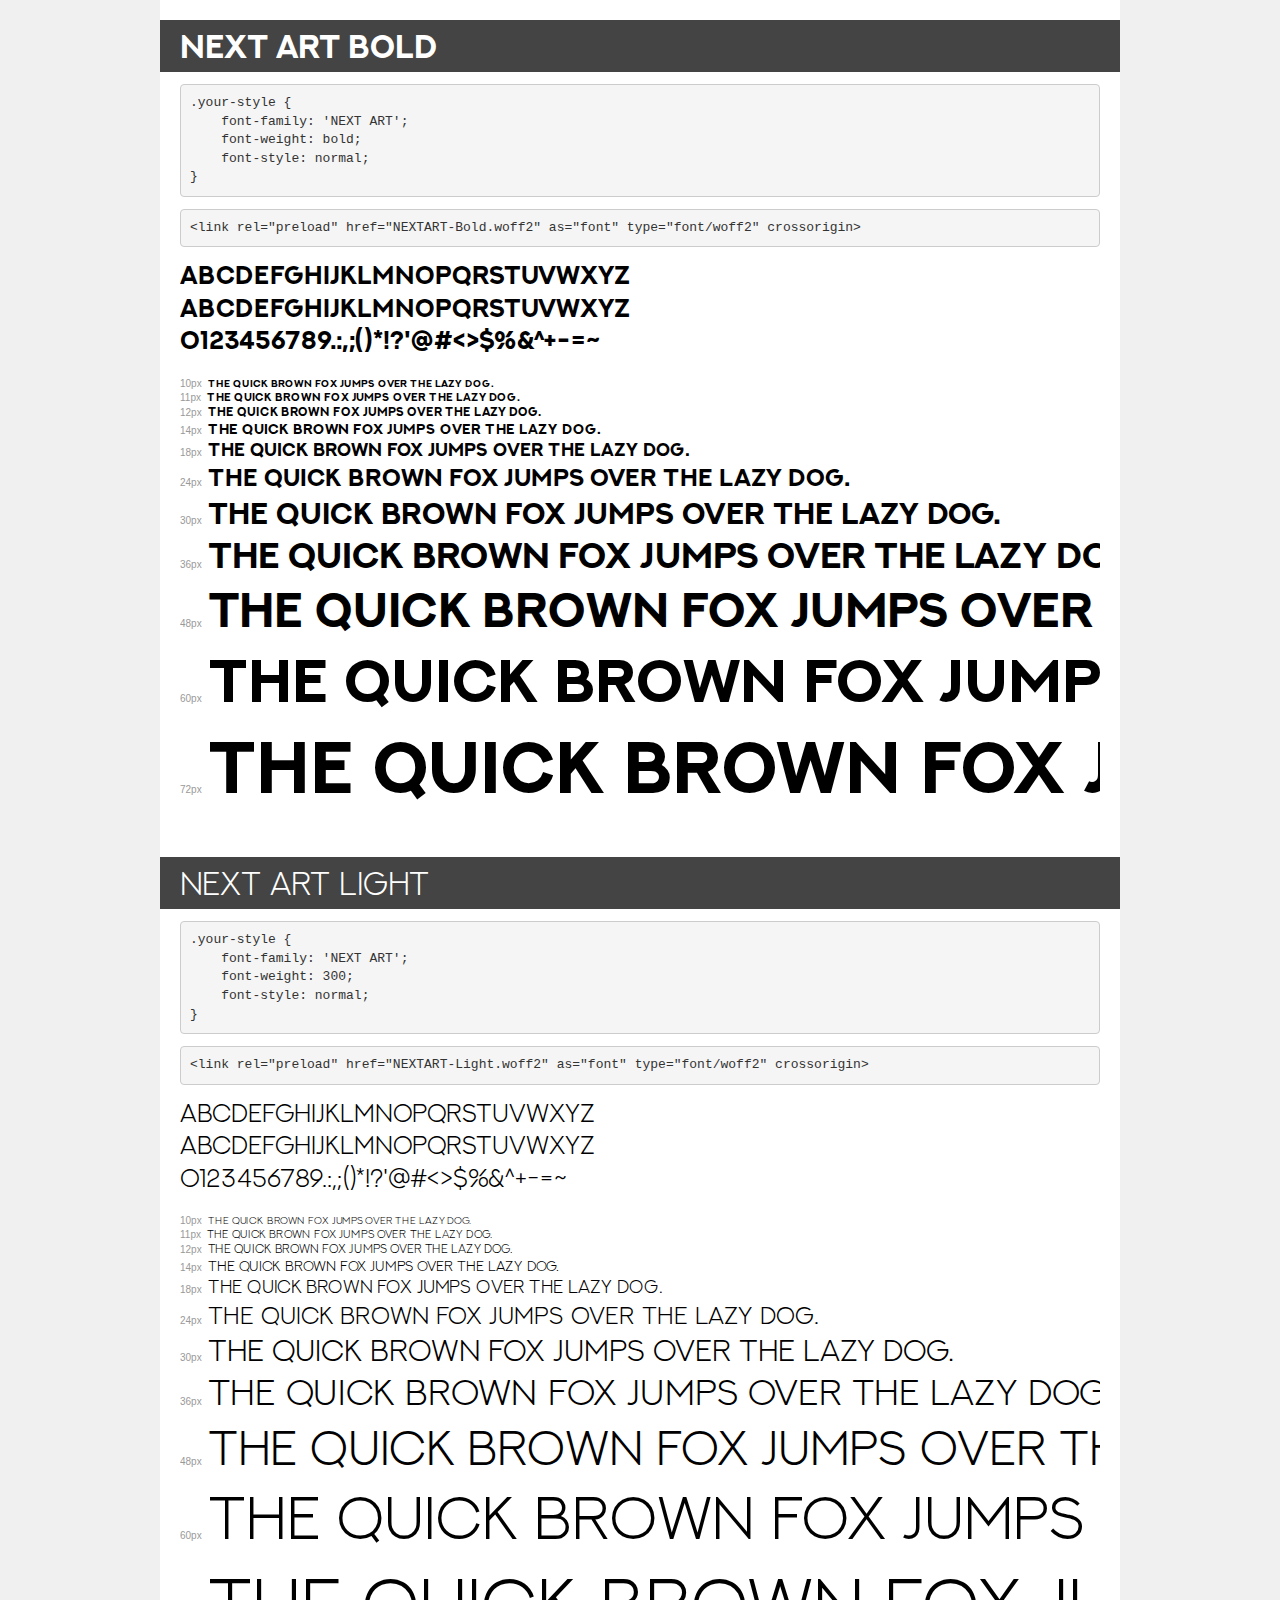
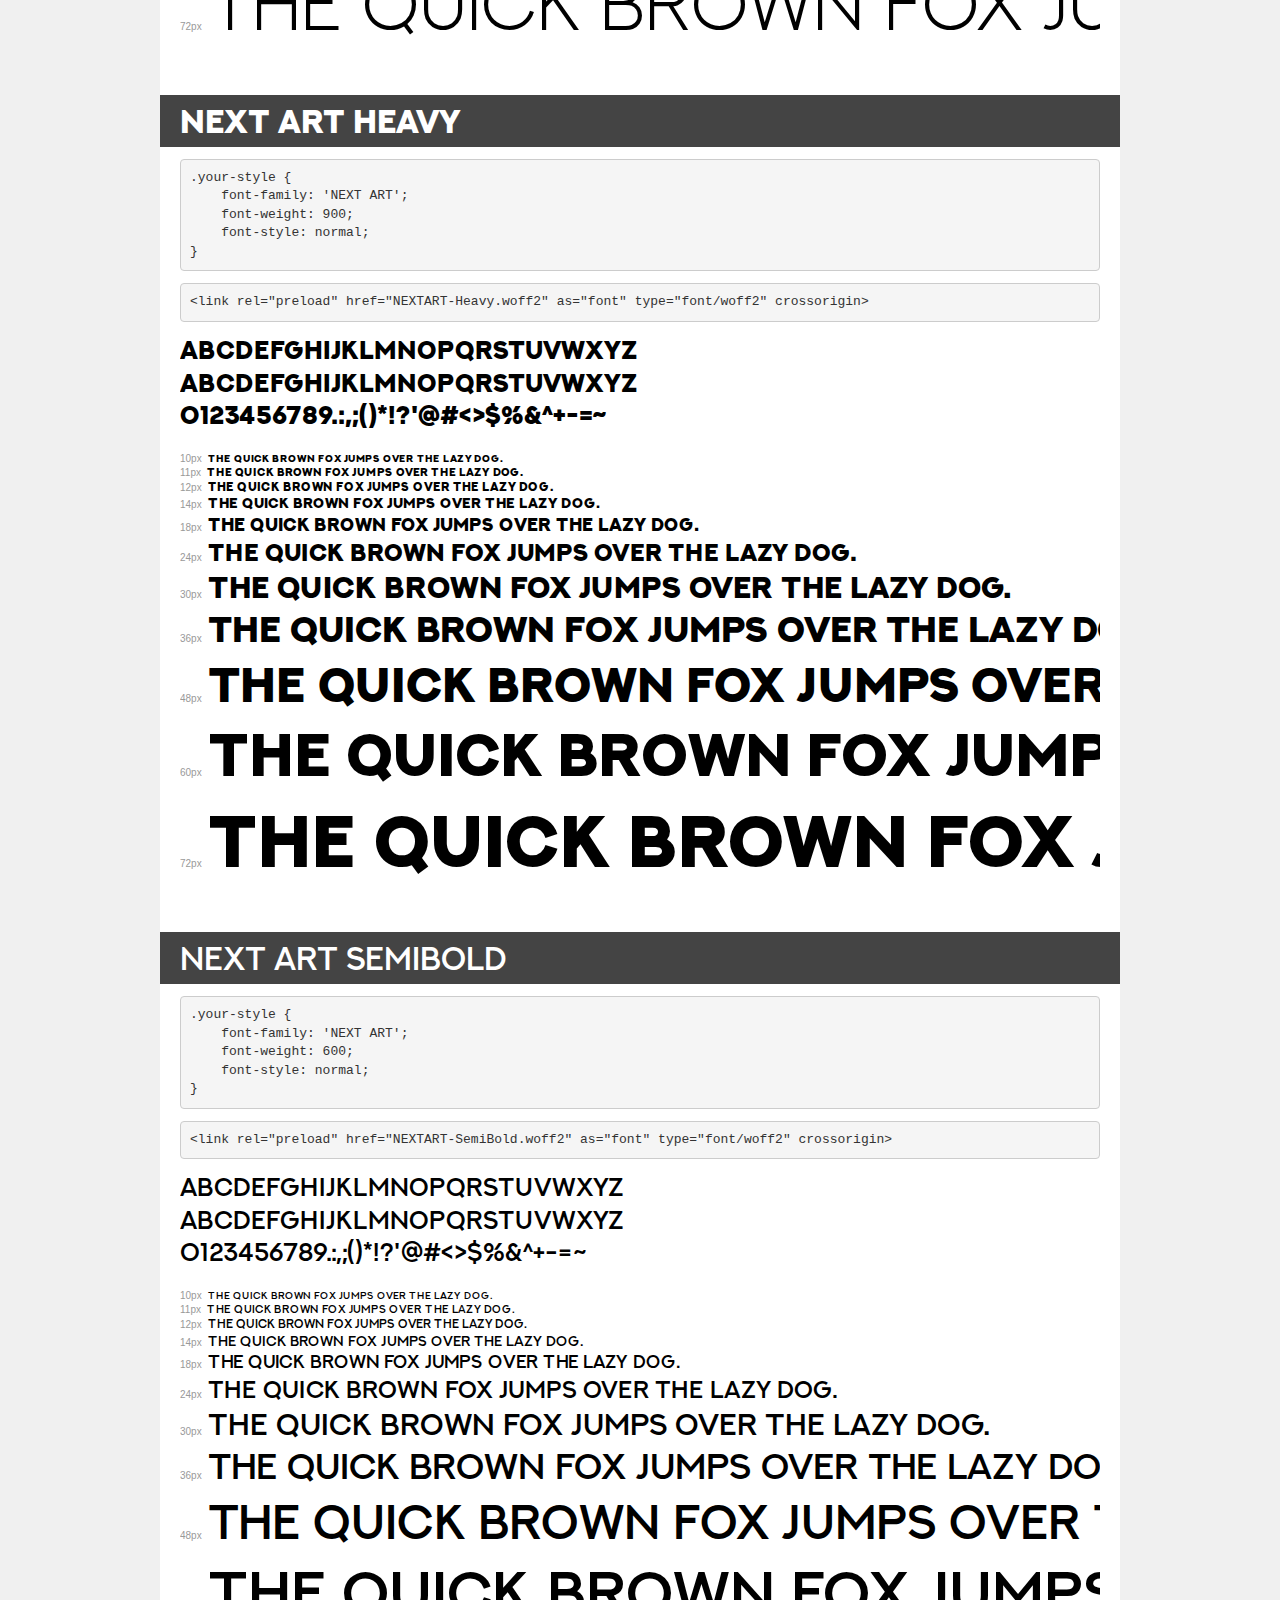
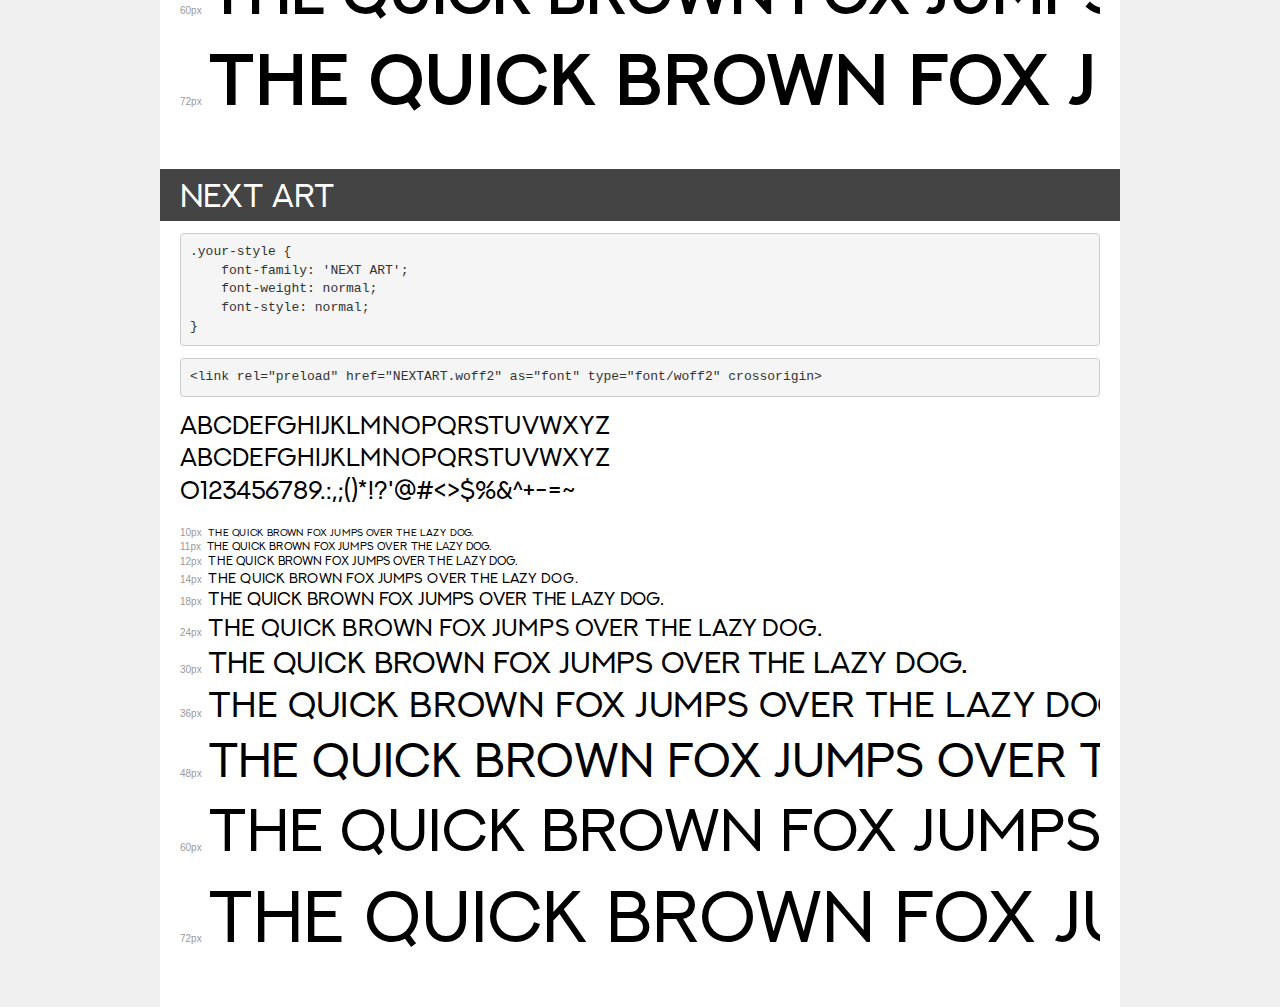
<file: src/fonts/transfonter.org-20231202-121246/demo.html>
<!DOCTYPE html>
<html lang="en">
<head>
    <meta charset="utf-8">
    <meta http-equiv="X-UA-Compatible" content="IE=edge">
    <meta name="viewport" content="width=device-width, initial-scale=1">
    <meta name="robots" content="noindex, noarchive">
    <meta name="format-detection" content="telephone=no">
    <title>Transfonter demo</title>
    <link href="stylesheet.css" rel="stylesheet">
    <style>
        /*
        http://meyerweb.com/eric/tools/css/reset/
        v2.0 | 20110126
        License: none (public domain)
        */
        html, body, div, span, applet, object, iframe,
        h1, h2, h3, h4, h5, h6, p, blockquote, pre,
        a, abbr, acronym, address, big, cite, code,
        del, dfn, em, img, ins, kbd, q, s, samp,
        small, strike, strong, sub, sup, tt, var,
        b, u, i, center,
        dl, dt, dd, ol, ul, li,
        fieldset, form, label, legend,
        table, caption, tbody, tfoot, thead, tr, th, td,
        article, aside, canvas, details, embed,
        figure, figcaption, footer, header, hgroup,
        menu, nav, output, ruby, section, summary,
        time, mark, audio, video {
            margin: 0;
            padding: 0;
            border: 0;
            font-size: 100%;
            font: inherit;
            vertical-align: baseline;
        }
        /* HTML5 display-role reset for older browsers */
        article, aside, details, figcaption, figure,
        footer, header, hgroup, menu, nav, section {
            display: block;
        }
        body {
            line-height: 1;
        }
        ol, ul {
            list-style: none;
        }
        blockquote, q {
            quotes: none;
        }
        blockquote:before, blockquote:after,
        q:before, q:after {
            content: '';
            content: none;
        }
        table {
            border-collapse: collapse;
            border-spacing: 0;
        }
        /* demo styles */
        body {
            background: #f0f0f0;
            color: #000;
        }
        .page {
            background: #fff;
            width: 920px;
            margin: 0 auto;
            padding: 20px 20px 0 20px;
            overflow: hidden;
        }
        .font-container {
            overflow-x: auto;
            overflow-y: hidden;
            margin-bottom: 40px;
            line-height: 1.3;
            white-space: nowrap;
            padding-bottom: 5px;
        }
        h1 {
            position: relative;
            background: #444;
            font-size: 32px;
            color: #fff;
            padding: 10px 20px;
            margin: 0 -20px 12px -20px;
        }
        .letters {
            font-size: 25px;
            margin-bottom: 20px;
        }
        .s10:before {
            content: '10px';
        }
        .s11:before {
            content: '11px';
        }
        .s12:before {
            content: '12px';
        }
        .s14:before {
            content: '14px';
        }
        .s18:before {
            content: '18px';
        }
        .s24:before {
            content: '24px';
        }
        .s30:before {
            content: '30px';
        }
        .s36:before {
            content: '36px';
        }
        .s48:before {
            content: '48px';
        }
        .s60:before {
            content: '60px';
        }
        .s72:before {
            content: '72px';
        }
        .s10:before, .s11:before, .s12:before, .s14:before,
        .s18:before, .s24:before, .s30:before, .s36:before,
        .s48:before, .s60:before, .s72:before {
            font-family: Arial, sans-serif;
            font-size: 10px;
            font-weight: normal;
            font-style: normal;
            color: #999;
            padding-right: 6px;
        }
        pre {
            display: block;
            padding: 9px;
            margin: 0 0 12px;
            font-family: Monaco, Menlo, Consolas, "Courier New", monospace;
            font-size: 13px;
            line-height: 1.428571429;
            color: #333;
            font-weight: normal;
            font-style: normal;
            background-color: #f5f5f5;
            border: 1px solid #ccc;
            overflow-x: auto;
            border-radius: 4px;
        }
        /* responsive */
        @media (max-width: 959px) {
            .page {
                width: auto;
                margin: 0;
            }
        }
    </style>
</head>
<body>
<div class="page">
    <div class="demo">
        <h1 style="font-family: 'NEXT ART'; font-weight: bold; font-style: normal;">NEXT ART Bold</h1>
        <pre title="Usage">.your-style {
    font-family: 'NEXT ART';
    font-weight: bold;
    font-style: normal;
}</pre>
        <pre title="Preload (optional)">
&lt;link rel=&quot;preload&quot; href=&quot;NEXTART-Bold.woff2&quot; as=&quot;font&quot; type=&quot;font/woff2&quot; crossorigin&gt;</pre>
        <div class="font-container" style="font-family: 'NEXT ART'; font-weight: bold; font-style: normal;">
            <p class="letters">
                abcdefghijklmnopqrstuvwxyz<br>
ABCDEFGHIJKLMNOPQRSTUVWXYZ<br>
                0123456789.:,;()*!?'@#&lt;&gt;$%&^+-=~
            </p>
            <p class="s10" style="font-size: 10px;">The quick brown fox jumps over the lazy dog.</p>
            <p class="s11" style="font-size: 11px;">The quick brown fox jumps over the lazy dog.</p>
            <p class="s12" style="font-size: 12px;">The quick brown fox jumps over the lazy dog.</p>
            <p class="s14" style="font-size: 14px;">The quick brown fox jumps over the lazy dog.</p>
            <p class="s18" style="font-size: 18px;">The quick brown fox jumps over the lazy dog.</p>
            <p class="s24" style="font-size: 24px;">The quick brown fox jumps over the lazy dog.</p>
            <p class="s30" style="font-size: 30px;">The quick brown fox jumps over the lazy dog.</p>
            <p class="s36" style="font-size: 36px;">The quick brown fox jumps over the lazy dog.</p>
            <p class="s48" style="font-size: 48px;">The quick brown fox jumps over the lazy dog.</p>
            <p class="s60" style="font-size: 60px;">The quick brown fox jumps over the lazy dog.</p>
            <p class="s72" style="font-size: 72px;">The quick brown fox jumps over the lazy dog.</p>
        </div>
    </div>

    <div class="demo">
        <h1 style="font-family: 'NEXT ART'; font-weight: 300; font-style: normal;">NEXT ART Light</h1>
        <pre title="Usage">.your-style {
    font-family: 'NEXT ART';
    font-weight: 300;
    font-style: normal;
}</pre>
        <pre title="Preload (optional)">
&lt;link rel=&quot;preload&quot; href=&quot;NEXTART-Light.woff2&quot; as=&quot;font&quot; type=&quot;font/woff2&quot; crossorigin&gt;</pre>
        <div class="font-container" style="font-family: 'NEXT ART'; font-weight: 300; font-style: normal;">
            <p class="letters">
                abcdefghijklmnopqrstuvwxyz<br>
ABCDEFGHIJKLMNOPQRSTUVWXYZ<br>
                0123456789.:,;()*!?'@#&lt;&gt;$%&^+-=~
            </p>
            <p class="s10" style="font-size: 10px;">The quick brown fox jumps over the lazy dog.</p>
            <p class="s11" style="font-size: 11px;">The quick brown fox jumps over the lazy dog.</p>
            <p class="s12" style="font-size: 12px;">The quick brown fox jumps over the lazy dog.</p>
            <p class="s14" style="font-size: 14px;">The quick brown fox jumps over the lazy dog.</p>
            <p class="s18" style="font-size: 18px;">The quick brown fox jumps over the lazy dog.</p>
            <p class="s24" style="font-size: 24px;">The quick brown fox jumps over the lazy dog.</p>
            <p class="s30" style="font-size: 30px;">The quick brown fox jumps over the lazy dog.</p>
            <p class="s36" style="font-size: 36px;">The quick brown fox jumps over the lazy dog.</p>
            <p class="s48" style="font-size: 48px;">The quick brown fox jumps over the lazy dog.</p>
            <p class="s60" style="font-size: 60px;">The quick brown fox jumps over the lazy dog.</p>
            <p class="s72" style="font-size: 72px;">The quick brown fox jumps over the lazy dog.</p>
        </div>
    </div>

    <div class="demo">
        <h1 style="font-family: 'NEXT ART'; font-weight: 900; font-style: normal;">NEXT ART Heavy</h1>
        <pre title="Usage">.your-style {
    font-family: 'NEXT ART';
    font-weight: 900;
    font-style: normal;
}</pre>
        <pre title="Preload (optional)">
&lt;link rel=&quot;preload&quot; href=&quot;NEXTART-Heavy.woff2&quot; as=&quot;font&quot; type=&quot;font/woff2&quot; crossorigin&gt;</pre>
        <div class="font-container" style="font-family: 'NEXT ART'; font-weight: 900; font-style: normal;">
            <p class="letters">
                abcdefghijklmnopqrstuvwxyz<br>
ABCDEFGHIJKLMNOPQRSTUVWXYZ<br>
                0123456789.:,;()*!?'@#&lt;&gt;$%&^+-=~
            </p>
            <p class="s10" style="font-size: 10px;">The quick brown fox jumps over the lazy dog.</p>
            <p class="s11" style="font-size: 11px;">The quick brown fox jumps over the lazy dog.</p>
            <p class="s12" style="font-size: 12px;">The quick brown fox jumps over the lazy dog.</p>
            <p class="s14" style="font-size: 14px;">The quick brown fox jumps over the lazy dog.</p>
            <p class="s18" style="font-size: 18px;">The quick brown fox jumps over the lazy dog.</p>
            <p class="s24" style="font-size: 24px;">The quick brown fox jumps over the lazy dog.</p>
            <p class="s30" style="font-size: 30px;">The quick brown fox jumps over the lazy dog.</p>
            <p class="s36" style="font-size: 36px;">The quick brown fox jumps over the lazy dog.</p>
            <p class="s48" style="font-size: 48px;">The quick brown fox jumps over the lazy dog.</p>
            <p class="s60" style="font-size: 60px;">The quick brown fox jumps over the lazy dog.</p>
            <p class="s72" style="font-size: 72px;">The quick brown fox jumps over the lazy dog.</p>
        </div>
    </div>

    <div class="demo">
        <h1 style="font-family: 'NEXT ART'; font-weight: 600; font-style: normal;">NEXT ART SemiBold</h1>
        <pre title="Usage">.your-style {
    font-family: 'NEXT ART';
    font-weight: 600;
    font-style: normal;
}</pre>
        <pre title="Preload (optional)">
&lt;link rel=&quot;preload&quot; href=&quot;NEXTART-SemiBold.woff2&quot; as=&quot;font&quot; type=&quot;font/woff2&quot; crossorigin&gt;</pre>
        <div class="font-container" style="font-family: 'NEXT ART'; font-weight: 600; font-style: normal;">
            <p class="letters">
                abcdefghijklmnopqrstuvwxyz<br>
ABCDEFGHIJKLMNOPQRSTUVWXYZ<br>
                0123456789.:,;()*!?'@#&lt;&gt;$%&^+-=~
            </p>
            <p class="s10" style="font-size: 10px;">The quick brown fox jumps over the lazy dog.</p>
            <p class="s11" style="font-size: 11px;">The quick brown fox jumps over the lazy dog.</p>
            <p class="s12" style="font-size: 12px;">The quick brown fox jumps over the lazy dog.</p>
            <p class="s14" style="font-size: 14px;">The quick brown fox jumps over the lazy dog.</p>
            <p class="s18" style="font-size: 18px;">The quick brown fox jumps over the lazy dog.</p>
            <p class="s24" style="font-size: 24px;">The quick brown fox jumps over the lazy dog.</p>
            <p class="s30" style="font-size: 30px;">The quick brown fox jumps over the lazy dog.</p>
            <p class="s36" style="font-size: 36px;">The quick brown fox jumps over the lazy dog.</p>
            <p class="s48" style="font-size: 48px;">The quick brown fox jumps over the lazy dog.</p>
            <p class="s60" style="font-size: 60px;">The quick brown fox jumps over the lazy dog.</p>
            <p class="s72" style="font-size: 72px;">The quick brown fox jumps over the lazy dog.</p>
        </div>
    </div>

    <div class="demo">
        <h1 style="font-family: 'NEXT ART'; font-weight: normal; font-style: normal;">NEXT ART</h1>
        <pre title="Usage">.your-style {
    font-family: 'NEXT ART';
    font-weight: normal;
    font-style: normal;
}</pre>
        <pre title="Preload (optional)">
&lt;link rel=&quot;preload&quot; href=&quot;NEXTART.woff2&quot; as=&quot;font&quot; type=&quot;font/woff2&quot; crossorigin&gt;</pre>
        <div class="font-container" style="font-family: 'NEXT ART'; font-weight: normal; font-style: normal;">
            <p class="letters">
                abcdefghijklmnopqrstuvwxyz<br>
ABCDEFGHIJKLMNOPQRSTUVWXYZ<br>
                0123456789.:,;()*!?'@#&lt;&gt;$%&^+-=~
            </p>
            <p class="s10" style="font-size: 10px;">The quick brown fox jumps over the lazy dog.</p>
            <p class="s11" style="font-size: 11px;">The quick brown fox jumps over the lazy dog.</p>
            <p class="s12" style="font-size: 12px;">The quick brown fox jumps over the lazy dog.</p>
            <p class="s14" style="font-size: 14px;">The quick brown fox jumps over the lazy dog.</p>
            <p class="s18" style="font-size: 18px;">The quick brown fox jumps over the lazy dog.</p>
            <p class="s24" style="font-size: 24px;">The quick brown fox jumps over the lazy dog.</p>
            <p class="s30" style="font-size: 30px;">The quick brown fox jumps over the lazy dog.</p>
            <p class="s36" style="font-size: 36px;">The quick brown fox jumps over the lazy dog.</p>
            <p class="s48" style="font-size: 48px;">The quick brown fox jumps over the lazy dog.</p>
            <p class="s60" style="font-size: 60px;">The quick brown fox jumps over the lazy dog.</p>
            <p class="s72" style="font-size: 72px;">The quick brown fox jumps over the lazy dog.</p>
        </div>
    </div>

</div>
</body>
</html>
</file>
<file: src/fonts/transfonter.org-20231202-093409/stylesheet.css>
@font-face {
    font-family: 'Nunito Sans';
    src: url('NunitoSans-ExtraBold.woff2') format('woff2'),
        url('NunitoSans-ExtraBold.woff') format('woff');
    font-weight: bold;
    font-style: normal;
    font-display: swap;
}

@font-face {
    font-family: 'Nunito Sans';
    src: url('NunitoSans-ExtraLight.woff2') format('woff2'),
        url('NunitoSans-ExtraLight.woff') format('woff');
    font-weight: 200;
    font-style: normal;
    font-display: swap;
}

@font-face {
    font-family: 'Nunito Sans';
    src: url('NunitoSans-ExtraLightItalic.woff2') format('woff2'),
        url('NunitoSans-ExtraLightItalic.woff') format('woff');
    font-weight: 200;
    font-style: italic;
    font-display: swap;
}

@font-face {
    font-family: 'Nunito Sans';
    src: url('NunitoSans-Light.woff2') format('woff2'),
        url('NunitoSans-Light.woff') format('woff');
    font-weight: 300;
    font-style: normal;
    font-display: swap;
}

@font-face {
    font-family: 'Nunito Sans';
    src: url('NunitoSans-BoldItalic.woff2') format('woff2'),
        url('NunitoSans-BoldItalic.woff') format('woff');
    font-weight: bold;
    font-style: italic;
    font-display: swap;
}

@font-face {
    font-family: 'Nunito Sans';
    src: url('NunitoSans-ExtraBoldItalic.woff2') format('woff2'),
        url('NunitoSans-ExtraBoldItalic.woff') format('woff');
    font-weight: bold;
    font-style: italic;
    font-display: swap;
}

@font-face {
    font-family: 'Nunito Sans';
    src: url('NunitoSans-BlackItalic.woff2') format('woff2'),
        url('NunitoSans-BlackItalic.woff') format('woff');
    font-weight: 900;
    font-style: italic;
    font-display: swap;
}

@font-face {
    font-family: 'Nunito Sans';
    src: url('NunitoSans-Bold.woff2') format('woff2'),
        url('NunitoSans-Bold.woff') format('woff');
    font-weight: bold;
    font-style: normal;
    font-display: swap;
}

@font-face {
    font-family: 'Nunito Sans';
    src: url('NunitoSans-Black.woff2') format('woff2'),
        url('NunitoSans-Black.woff') format('woff');
    font-weight: 900;
    font-style: normal;
    font-display: swap;
}

@font-face {
    font-family: 'Nunito Sans';
    src: url('NunitoSans-Italic.woff2') format('woff2'),
        url('NunitoSans-Italic.woff') format('woff');
    font-weight: normal;
    font-style: italic;
    font-display: swap;
}

@font-face {
    font-family: 'Nunito Sans';
    src: url('NunitoSans-SemiBold.woff2') format('woff2'),
        url('NunitoSans-SemiBold.woff') format('woff');
    font-weight: 600;
    font-style: normal;
    font-display: swap;
}

@font-face {
    font-family: 'Nunito Sans';
    src: url('NunitoSans-SemiBoldItalic.woff2') format('woff2'),
        url('NunitoSans-SemiBoldItalic.woff') format('woff');
    font-weight: 600;
    font-style: italic;
    font-display: swap;
}

@font-face {
    font-family: 'Nunito Sans';
    src: url('NunitoSans-LightItalic.woff2') format('woff2'),
        url('NunitoSans-LightItalic.woff') format('woff');
    font-weight: 300;
    font-style: italic;
    font-display: swap;
}

@font-face {
    font-family: 'Nunito Sans';
    src: url('NunitoSans-Regular.woff2') format('woff2'),
        url('NunitoSans-Regular.woff') format('woff');
    font-weight: normal;
    font-style: normal;
    font-display: swap;
}
</file>
<file: src/styles/style.css>
* {
  margin: 0;
  padding: 0;
  -webkit-box-sizing: border-box;
          box-sizing: border-box;
}

a {
  text-decoration: none;
  color: inherit;
}

.container {
  position: relative;
  max-width: 1180px;
  margin: 0 auto;
  width: 100%;
}

.header {
  z-index: 100;
  width: 100%;
  height: 45px;
  position: absolute;
  display: -webkit-box;
  display: -ms-flexbox;
  display: flex;
  background: transparent;
}
.header__content {
  display: -webkit-box;
  display: -ms-flexbox;
  display: flex;
  -ms-flex-wrap: nowrap;
      flex-wrap: nowrap;
}
.header__nav {
  display: -webkit-box;
  display: -ms-flexbox;
  display: flex;
  -ms-flex-wrap: wrap;
      flex-wrap: wrap;
  gap: 24px;
  -webkit-box-align: center;
      -ms-flex-align: center;
          align-items: center;
  -webkit-box-pack: end;
      -ms-flex-pack: end;
          justify-content: end;
  padding-left: 212px;
}
.header__nav-item {
  color: #FDFDFD;
  font-family: Nunito Sans, sans-serif;
  font-size: 18px;
  font-style: normal;
  font-weight: 600;
  line-height: normal;
}
.header__nav-btn {
  display: -webkit-box;
  display: -ms-flexbox;
  display: flex;
  padding: 12px 24px;
  -webkit-box-pack: center;
      -ms-flex-pack: center;
          justify-content: center;
  -webkit-box-align: center;
      -ms-flex-align: center;
          align-items: center;
  gap: 10px;
  border-radius: 4px;
  background: #1A3E3E;
  color: #FDFDFD;
  font-family: Nunito Sans, sans-serif;
  font-size: 16px;
  font-style: normal;
  font-weight: 600;
  line-height: 20px; /* 125% */
  letter-spacing: 0.192px;
}

.first__section {
  background: url("/src/images/BG1.png") center/cover no-repeat;
  position: relative;
  display: -webkit-box;
  display: -ms-flexbox;
  display: flex;
  height: 100vh;
  width: 100%;
}
.first__section-forms {
  width: 1180px;
  height: 161px;
  -ms-flex-negative: 0;
      flex-shrink: 0;
  border-radius: 10px;
  background: rgba(255, 255, 255, 0.2);
  -webkit-backdrop-filter: blur(3px);
          backdrop-filter: blur(3px);
}
.first__section-title {
  color: #FDFDFD;
  font-family: NEXT ART, sans-serif;
  font-size: 50px;
  font-style: normal;
  font-weight: 700;
  line-height: 150%; /* 75px */
  letter-spacing: 1px;
  position: absolute;
  bottom: 274px;
}
.first__section-forms {
  display: -webkit-inline-box;
  display: -ms-inline-flexbox;
  display: inline-flex;
  -webkit-box-align: start;
      -ms-flex-align: start;
          align-items: flex-start;
  gap: 24px;
  position: absolute;
  bottom: 82px;
  -ms-flex-pack: distribute;
      justify-content: space-around;
}
.first__section-form {
  display: -webkit-box;
  display: -ms-flexbox;
  display: flex;
  height: 52px;
  margin-top: 42px;
  padding: 0px 16px;
  -webkit-box-align: center;
      -ms-flex-align: center;
          align-items: center;
  gap: 8px;
  -ms-flex-item-align: stretch;
      -ms-grid-row-align: stretch;
      align-self: stretch;
  border-radius: 8px;
  border: 1px solid var(--wl-primary-primary-300, #E1E3E4);
  background: rgba(255, 255, 255, 0);
  color: #FDFDFD;
  font-family: Nunito Sans, sans-serif;
  font-size: 16px;
  font-style: normal;
  font-weight: 700;
  line-height: 150%;
}
.first__section-form-btn {
  display: -webkit-box;
  display: -ms-flexbox;
  display: flex;
  padding: 16px 36px;
  -webkit-box-pack: center;
      -ms-flex-pack: center;
          justify-content: center;
  -webkit-box-align: center;
      -ms-flex-align: center;
          align-items: center;
  gap: 10px;
  border-radius: 4px;
  background: #FDFDFD;
  color: #1A3E3E;
  font-family: Nunito Sans, sans-serif;
  font-size: 16px;
  font-style: normal;
  font-weight: 700;
  line-height: 20px; /* 125% */
  letter-spacing: 0.192px;
}

.second__section {
  margin-top: 100px;
  height: 80vh;
}
.second__section-left {
  width: calc((100% - 120px) / 2);
  display: -webkit-box;
  display: -ms-flexbox;
  display: flex;
  height: inherit;
  position: absolute;
}
.second__section-left-content {
  position: relative;
}
.second__section-left-content::before {
  content: "";
  position: absolute;
  width: 350px;
  height: 400px;
  -ms-flex-negative: 0;
      flex-shrink: 0;
  border-radius: 24px;
  background-image: url("/src/images/Rectangle1.png");
}
.second__section-left-content::after {
  content: "";
  position: absolute;
  top: 125px;
  left: 130px;
  width: 350px;
  height: 400px;
  -ms-flex-negative: 0;
      flex-shrink: 0;
  border-radius: 24px;
  background-image: url("/src/images/Rectangle2.png");
}
.second__section-right {
  display: -webkit-box;
  display: -ms-flexbox;
  display: flex;
  -webkit-box-orient: vertical;
  -webkit-box-direction: normal;
      -ms-flex-direction: column;
          flex-direction: column;
  -webkit-box-align: start;
      -ms-flex-align: start;
          align-items: flex-start;
  gap: 40px;
  width: calc((100% - 120px) / 2);
  position: absolute;
  right: 0;
}
.second__section-right-block-suptitle {
  color: #F2BE22;
  font-family: Nunito Sans, sans-serif;
  font-size: 24px;
  font-style: normal;
  font-weight: 400;
  line-height: 20px; /* 83.333% */
}
.second__section-right-block-title {
  color: #18121E;
  font-family: Nunito Sans, sans-serif;
  font-size: 32px;
  font-style: normal;
  font-weight: 800;
  line-height: 120%; /* 38.4px */
}
.second__section-right-block-text {
  color: #18121E;
  font-family: Nunito Sans, sans-serif;
  font-size: 18px;
  font-style: normal;
  font-weight: 400;
  line-height: 150%; /* 27px */
}
.second__section-right-block-btn {
  display: -webkit-box;
  display: -ms-flexbox;
  display: flex;
  padding: 16px 36px;
  -webkit-box-pack: center;
      -ms-flex-pack: center;
          justify-content: center;
  -webkit-box-align: center;
      -ms-flex-align: center;
          align-items: center;
  gap: 10px;
  border-radius: 4px;
  background: #1A3E3E;
  color: #FDFDFD;
  font-family: Nunito Sans, sans-serif;
  font-size: 16px;
  font-style: normal;
  font-weight: 600;
  line-height: 20px; /* 125% */
  letter-spacing: 0.192px;
}

.third__section {
  height: 80vh;
  display: -webkit-box;
  display: -ms-flexbox;
  display: flex;
  -ms-flex-wrap: wrap;
      flex-wrap: wrap;
}
.third__section-block-left {
  width: calc((100% - 120px) / 2);
  display: -webkit-inline-box;
  display: -ms-inline-flexbox;
  display: inline-flex;
  -webkit-box-orient: vertical;
  -webkit-box-direction: normal;
      -ms-flex-direction: column;
          flex-direction: column;
  -webkit-box-align: start;
      -ms-flex-align: start;
          align-items: flex-start;
  gap: 40px;
  position: absolute;
}
.third__section-block-left-suptitle {
  color: #F2BE22;
  font-family: Nunito Sans, sans-serif;
  font-size: 24px;
  font-style: normal;
  font-weight: 400;
  line-height: 20px; /* 83.333% */
}
.third__section-block-left-title {
  color: #18121E;
  font-family: Nunito Sans, sans-serif;
  font-size: 32px;
  font-style: normal;
  font-weight: 800;
  line-height: 120%; /* 38.4px */
}
.third__section-block-left-anot {
  color: #18121E;
  font-family: Nunito Sans, sans-serif;
  font-size: 18px;
  font-style: normal;
  font-weight: 400;
  line-height: 150%; /* 27px */
}
.third__section-block-left-options {
  display: -webkit-box;
  display: -ms-flexbox;
  display: flex;
  -webkit-box-orient: vertical;
  -webkit-box-direction: normal;
      -ms-flex-direction: column;
          flex-direction: column;
  -webkit-box-pack: center;
      -ms-flex-pack: center;
          justify-content: center;
  -webkit-box-align: start;
      -ms-flex-align: start;
          align-items: flex-start;
  gap: 4px;
  -webkit-box-flex: 1;
      -ms-flex: 1 0 0px;
          flex: 1 0 0;
}
.third__section-block-left-button {
  display: -webkit-box;
  display: -ms-flexbox;
  display: flex;
  padding: 16px 36px;
  -webkit-box-pack: center;
      -ms-flex-pack: center;
          justify-content: center;
  -webkit-box-align: center;
      -ms-flex-align: center;
          align-items: center;
  gap: 10px;
  border-radius: 4px;
  background: #1A3E3E;
  color: #FDFDFD;
  font-family: Nunito Sans, sans-serif;
  font-size: 16px;
  font-style: normal;
  font-weight: 600;
  line-height: 20px; /* 125% */
  letter-spacing: 0.192px;
}
.third__section-block-left-textTitle {
  color: #18121E;
  font-family: Nunito Sans, sans-serif;
  font-size: 18px;
  font-style: normal;
  font-weight: 700;
  line-height: 20px; /* 111.111% */
  letter-spacing: 0.216px;
}
.third__section-block-left-text {
  color: #000;
  font-family: Nunito Sans, sans-serif;
  font-size: 14px;
  font-style: normal;
  font-weight: 400;
  line-height: 20px; /* 142.857% */
}
.third__section-block-right {
  height: 510px;
  -ms-flex-negative: 0;
      flex-shrink: 0;
  width: calc((100% - 120px) / 2);
  display: -webkit-box;
  display: -ms-flexbox;
  display: flex;
  -ms-flex-wrap: wrap;
      flex-wrap: wrap;
  position: absolute;
  gap: 10px;
  right: 0;
}
.third__section-block-right-img1 {
  width: 250px;
  height: 250px;
  -ms-flex-negative: 0;
      flex-shrink: 0;
  border-radius: 0px 50px;
  background: url(/src/images/collage1.png) center/cover no-repeat;
}
.third__section-block-right-img2 {
  width: 250px;
  height: 250px;
  -ms-flex-negative: 0;
      flex-shrink: 0;
  border-radius: 50px 0px;
  background: url(/src/images/collage2.png) center/cover no-repeat;
}
.third__section-block-right-img3 {
  width: 250px;
  height: 250px;
  -ms-flex-negative: 0;
      flex-shrink: 0;
  border-radius: 50px 0px;
  background: url(/src/images/collage3.png) center/cover no-repeat;
}
.third__section-block-right-img4 {
  width: 250px;
  height: 250px;
  -ms-flex-negative: 0;
      flex-shrink: 0;
  border-radius: 0px 50px;
  background: url(/src/images/collage4.png) center/cover no-repeat;
}

.fourth__section {
  height: 80vh;
}
.fourth__section-titles {
  display: -webkit-inline-box;
  display: -ms-inline-flexbox;
  display: inline-flex;
  -webkit-box-orient: vertical;
  -webkit-box-direction: normal;
      -ms-flex-direction: column;
          flex-direction: column;
  -webkit-box-align: center;
      -ms-flex-align: center;
          align-items: center;
  -webkit-box-pack: center;
      -ms-flex-pack: center;
          justify-content: center;
  justify-items: center;
  margin: 0 25% 50px;
  gap: 8px;
}
.fourth__section-titles .fourth__section-suptitle {
  color: #F2BE22;
  font-family: Nunito Sans, sans-serif;
  font-size: 24px;
  font-style: normal;
  font-weight: 400;
  line-height: 20px; /* 83.333% */
}
.fourth__section-titles .fourth__section-title {
  color: #18121E;
  text-align: center;
  font-family: Nunito Sans, sans-serif;
  font-size: 32px;
  font-style: normal;
  font-weight: 800;
  line-height: 120%; /* 38.4px */
  width: 580px;
}
.fourth__section-options {
  display: -webkit-inline-box;
  display: -ms-inline-flexbox;
  display: inline-flex;
  -webkit-box-align: start;
      -ms-flex-align: start;
          align-items: flex-start;
  gap: 20px;
}
.fourth__section-options .fourth__section-option1 {
  width: 380px;
  height: 500px;
  -ms-flex-negative: 0;
      flex-shrink: 0;
  border-radius: 32px;
  background: url(/src/images/popular_tour1.png) center/cover no-repeat;
}
.fourth__section-options .fourth__section-option2 {
  width: 380px;
  height: 500px;
  -ms-flex-negative: 0;
      flex-shrink: 0;
  border-radius: 32px;
  background: url(/src/images/popular_tour2.png) center/cover no-repeat;
}
.fourth__section-options .fourth__section-option3 {
  width: 380px;
  height: 500px;
  -ms-flex-negative: 0;
      flex-shrink: 0;
  border-radius: 32px;
  background: url(/src/images/popular_tour3.png) center/cover no-repeat;
}
.fourth__section-btn {
  color: #FDFDFD;
  font-family: Nunito Sans, sans-serif;
  font-size: 16px;
  font-style: normal;
  font-weight: 600;
  line-height: 20px; /* 125% */
  letter-spacing: 0.192px;
  display: -webkit-inline-box;
  display: -ms-inline-flexbox;
  display: inline-flex;
  padding: 16px 36px;
  -webkit-box-pack: center;
      -ms-flex-pack: center;
          justify-content: center;
  -webkit-box-align: center;
      -ms-flex-align: center;
          align-items: center;
  gap: 10px;
  border-radius: 4px;
  background: #1A3E3E;
  margin-top: 50px;
}

.fifth__section-titles {
  display: -webkit-box;
  display: -ms-flexbox;
  display: flex;
  -webkit-box-orient: vertical;
  -webkit-box-direction: normal;
      -ms-flex-direction: column;
          flex-direction: column;
  -webkit-box-align: center;
      -ms-flex-align: center;
          align-items: center;
  gap: 8px;
  margin-bottom: 60px;
}
.fifth__section-titles .fifth__section-suptitle {
  color: #F2BE22;
  font-family: Nunito Sans, sans-serif;
  font-size: 24px;
  font-style: normal;
  font-weight: 400;
  line-height: 20px; /* 83.333% */
}
.fifth__section-titles .fifth__section-title {
  color: #18121E;
  text-align: center;
  font-family: Nunito Sans, sans-serif;
  font-size: 32px;
  font-style: normal;
  font-weight: 800;
  line-height: 120%; /* 38.4px */
}
.fifth__section-content .fifth__section-block-sep {
  position: absolute;
  right: 35px;
  top: 10px;
}
.fifth__section-content .fifth__section-block {
  display: inline-block;
  -ms-flex-wrap: nowrap;
      flex-wrap: nowrap;
  width: calc((100% - 10px) / 2);
  padding: 16px;
  -webkit-box-align: start;
      -ms-flex-align: start;
          align-items: flex-start;
  gap: 24px;
  border-radius: 10px;
  background: #FDFDFD;
  position: relative;
}
.fifth__section-content .fifth__section-block-bot {
  display: -webkit-box;
  display: -ms-flexbox;
  display: flex;
  -webkit-box-pack: justify;
      -ms-flex-pack: justify;
          justify-content: space-between;
  position: absolute;
  top: 250%;
}
.fifth__section-content .fifth__section-block-img {
  width: 230px;
  height: 280px;
  -ms-flex-negative: 0;
      flex-shrink: 0;
  border-radius: 6px;
  background: url(/src/images/blog1.png);
}
.fifth__section-content .img11 {
  background: url(/src/images/blog2.png);
}
.fifth__section-content .img111 {
  background: url(/src/images/blog3.png);
}
.fifth__section-content .img1111 {
  background: url(/src/images/blog4.png);
}
.fifth__section-content .fifth__section-block-title {
  color: #18121E;
  font-family: Nunito Sans, sans-serif;
  font-size: 24px;
  font-style: normal;
  font-weight: 700;
  line-height: 32px; /* 133.333% */
}
.fifth__section-content .fifth__section-block-text {
  overflow: hidden;
  color: #18121E;
  text-overflow: ellipsis;
  white-space: nowrap;
  font-family: Nunito Sans, sans-serif;
  font-size: 14px;
  font-style: normal;
  font-weight: 400;
  line-height: 20px; /* 142.857% */
}
.fifth__section-content .fifth__section-block-date {
  color: #F2BE22;
  font-family: Nunito Sans, sans-serif;
  font-size: 14px;
  font-style: normal;
  font-weight: 700;
  line-height: 20px; /* 142.857% */
  margin-right: 100px;
}
.fifth__section-content .fifth__section-block-read-more {
  color: #1A3E3E;
  font-family: Nunito Sans, sans-serif;
  font-size: 14px;
  font-style: normal;
  font-weight: 700;
  line-height: 20px; /* 142.857% */
}
.fifth__section-content-btn {
  display: -webkit-inline-box;
  display: -ms-inline-flexbox;
  display: inline-flex;
  position: absolute;
  left: 40%;
  margin-top: 50px;
  padding: 16px 36px;
  -webkit-box-pack: center;
      -ms-flex-pack: center;
          justify-content: center;
  -webkit-box-align: center;
      -ms-flex-align: center;
          align-items: center;
  gap: 10px;
  border-radius: 4px;
  background: #1A3E3E;
  color: #FDFDFD;
  font-family: Nunito Sans, sans-serif;
  font-size: 16px;
  font-style: normal;
  font-weight: 600;
  line-height: 20px; /* 125% */
  letter-spacing: 0.192px;
}

.sixth__section {
  height: 100vh;
  width: 100%;
}
.sixth__section-content-titles {
  display: -webkit-box;
  display: -ms-flexbox;
  display: flex;
  -webkit-box-orient: vertical;
  -webkit-box-direction: normal;
      -ms-flex-direction: column;
          flex-direction: column;
  -webkit-box-align: center;
      -ms-flex-align: center;
          align-items: center;
  gap: 8px;
  margin-top: 200px;
  margin-bottom: 60px;
}
.sixth__section-content-titles-title {
  color: #18121E;
  text-align: center;
  font-family: Nunito Sans, sans-serif;
  font-size: 32px;
  font-style: normal;
  font-weight: 800;
  line-height: 120%; /* 38.4px */
}
.sixth__section-content-titles-suptitle {
  color: #F2BE22;
  font-family: Nunito Sans, sans-serif;
  font-size: 24px;
  font-style: normal;
  font-weight: 400;
  line-height: 20px; /* 83.333% */
}
.sixth__section-content-fancybox {
  -ms-flex-negative: 0;
      flex-shrink: 0;
  display: -webkit-box;
  display: -ms-flexbox;
  display: flex;
  -ms-flex-wrap: wrap;
      flex-wrap: wrap;
  gap: 20px;
}
.sixth__section-content-fancybox .baloon {
  width: calc((100% - 260px) / 2);
  height: 250px;
  -ms-flex-negative: 0;
      flex-shrink: 0;
  background: url(/src/images/baloon.png) center/cover no-repeat;
}
.sixth__section-content-fancybox .map {
  width: calc((100% - 260px) / 3);
  height: 250px;
  -ms-flex-negative: 0;
      flex-shrink: 0;
  background: url(/src/images/map.png) center/cover no-repeat;
}
.sixth__section-content-fancybox .aust {
  width: calc((100% - 260px) / 3);
  height: 250px;
  -ms-flex-negative: 0;
      flex-shrink: 0;
  background: url(/src/images/aust.png) center/cover no-repeat;
}
.sixth__section-content-fancybox .beach {
  width: calc((100% - 260px) / 3);
  height: 250px;
  -ms-flex-negative: 0;
      flex-shrink: 0;
  background: url(/src/images/beach.png) center/cover no-repeat;
}
.sixth__section-content-fancybox .canyon {
  width: calc((100% - 260px) / 2);
  height: 250px;
  -ms-flex-negative: 0;
      flex-shrink: 0;
  background: url(/src/images/canyon.png) center/cover no-repeat;
}
.sixth__section-content-fancybox .notebook {
  width: calc((100% - 260px) / 3);
  height: 250px;
  -ms-flex-negative: 0;
      flex-shrink: 0;
  background: url(/src/images/notebook.png) center/cover no-repeat;
}
.sixth__section-content-btn {
  display: -webkit-inline-box;
  display: -ms-inline-flexbox;
  display: inline-flex;
  position: absolute;
  left: 40%;
  margin-top: 50px;
  padding: 16px 36px;
  -webkit-box-pack: center;
      -ms-flex-pack: center;
          justify-content: center;
  -webkit-box-align: center;
      -ms-flex-align: center;
          align-items: center;
  gap: 10px;
  border-radius: 4px;
  background: #1A3E3E;
  color: #FDFDFD;
  font-family: Nunito Sans, sans-serif;
  font-size: 16px;
  font-style: normal;
  font-weight: 600;
  line-height: 20px; /* 125% */
  letter-spacing: 0.192px;
}
</file>
<file: src/fonts/transfonter.org-20231202-121246/stylesheet.css>
@font-face {
    font-family: 'NEXT ART';
    src: url('NEXTART-Bold.woff2') format('woff2'),
        url('NEXTART-Bold.woff') format('woff');
    font-weight: bold;
    font-style: normal;
    font-display: swap;
}

@font-face {
    font-family: 'NEXT ART';
    src: url('NEXTART-Light.woff2') format('woff2'),
        url('NEXTART-Light.woff') format('woff');
    font-weight: 300;
    font-style: normal;
    font-display: swap;
}

@font-face {
    font-family: 'NEXT ART';
    src: url('NEXTART-Heavy.woff2') format('woff2'),
        url('NEXTART-Heavy.woff') format('woff');
    font-weight: 900;
    font-style: normal;
    font-display: swap;
}

@font-face {
    font-family: 'NEXT ART';
    src: url('NEXTART-SemiBold.woff2') format('woff2'),
        url('NEXTART-SemiBold.woff') format('woff');
    font-weight: 600;
    font-style: normal;
    font-display: swap;
}

@font-face {
    font-family: 'NEXT ART';
    src: url('NEXTART.woff2') format('woff2'),
        url('NEXTART.woff') format('woff');
    font-weight: normal;
    font-style: normal;
    font-display: swap;
}
</file>
